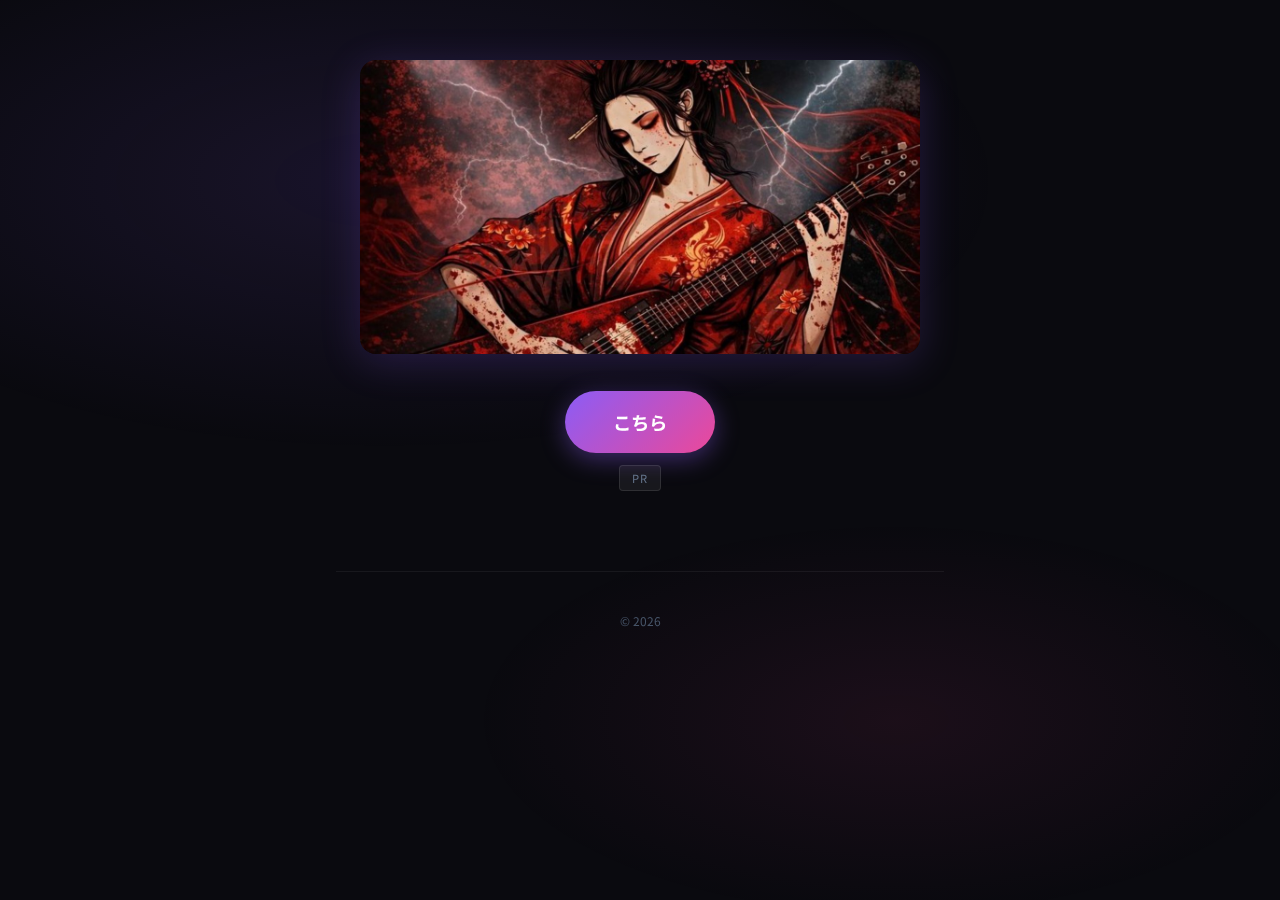
<file: index.html>
<!DOCTYPE html>
<html lang="ja">
<head>
  <meta charset="UTF-8">
  <meta name="viewport" content="width=device-width, initial-scale=1.0">
  <title>unforgiven7777.github.io</title>

  <!-- Twitter Card -->
  <meta name="twitter:card" content="summary_large_image">
  <meta name="twitter:title" content="unforgiven7777.github.io">
  <meta name="twitter:image" content="https://unforgiven7777.github.io/images/ogp_1772681251268.jpg">

  <!-- Open Graph Protocol (OGP) -->
  <meta property="og:type" content="website">
  <meta property="og:title" content="unforgiven7777.github.io">
  <meta property="og:url" content="https://unforgiven7777.github.io/">
  <meta property="og:image" content="https://unforgiven7777.github.io/images/ogp_1772681251268.jpg">

  <link rel="preconnect" href="https://fonts.googleapis.com">
  <link rel="preconnect" href="https://fonts.gstatic.com" crossorigin>
  <link href="https://fonts.googleapis.com/css2?family=Noto+Sans+JP:wght@400;600;700;900&display=swap" rel="stylesheet">
  <style>
    *, *::before, *::after { margin: 0; padding: 0; box-sizing: border-box; }
    html { scroll-behavior: smooth; }
    body {
      font-family: 'Noto Sans JP', sans-serif;
      background: #0a0a0f;
      color: #e8e8ef;
      min-height: 100vh;
      overflow-x: hidden;
    }
    body::before {
      content: '';
      position: fixed;
      top: 0; left: 0; width: 100%; height: 100%;
      background:
        radial-gradient(ellipse 80% 50% at 30% 20%, rgba(139, 92, 246, 0.12) 0%, transparent 60%),
        radial-gradient(ellipse 60% 40% at 70% 80%, rgba(236, 72, 153, 0.08) 0%, transparent 55%);
      pointer-events: none; z-index: 0;
    }
    .lp-container {
      position: relative; z-index: 1;
      max-width: 640px; margin: 0 auto;
      padding: 0 16px;
    }
    .lp-hero {
      text-align: center;
      padding: 60px 0 40px;
    }
    .lp-hero-img {
      width: 100%; max-width: 560px;
      border-radius: 16px;
      box-shadow: 0 8px 40px rgba(139, 92, 246, 0.2);
      margin-bottom: 32px;
    }
    .lp-cta {
      display: inline-flex;
      align-items: center;
      justify-content: center;
      gap: 8px;
      padding: 18px 48px;
      background: linear-gradient(135deg, #8b5cf6 0%, #ec4899 100%);
      color: white;
      text-decoration: none;
      border-radius: 60px;
      font-size: 1.15rem;
      font-weight: 700;
      box-shadow: 0 6px 24px rgba(139, 92, 246, 0.4);
      transition: all 0.3s ease;
      animation: cta-pulse 2s ease-in-out infinite;
    }
    .lp-cta:hover {
      transform: translateY(-3px);
      box-shadow: 0 10px 36px rgba(139, 92, 246, 0.5);
    }
    @keyframes cta-pulse {
      0%, 100% { box-shadow: 0 6px 24px rgba(139, 92, 246, 0.4); }
      50% { box-shadow: 0 6px 36px rgba(236, 72, 153, 0.5); }
    }
    .lp-pr {
      display: inline-block;
      margin-top: 12px;
      padding: 4px 12px;
      background: rgba(255,255,255,0.06);
      border: 1px solid rgba(255,255,255,0.1);
      border-radius: 4px;
      font-size: 0.7rem;
      color: #64748b;
      letter-spacing: 0.05em;
    }
    .lp-footer {
      text-align: center;
      padding: 40px 0;
      color: #475569;
      font-size: 0.75rem;
      border-top: 1px solid rgba(255,255,255,0.06);
      margin-top: 40px;
    }
    @media (max-width: 480px) {
      .lp-cta { padding: 16px 36px; font-size: 1rem; }
    }
  </style>
</head>
<body>
  <div class="lp-container">
    <section class="lp-hero">
      <img class="lp-hero-img" src="https://unforgiven7777.github.io/images/ogp_1772681251268.jpg" alt="">
      <a class="lp-cta" href="#" target="_blank" rel="noopener noreferrer">
        こちら
      </a>
      <div><span class="lp-pr">PR</span></div>
    </section>
    <footer class="lp-footer">
      <p>&copy; 2026</p>
    </footer>
  </div>
</body>
</html>
</file>
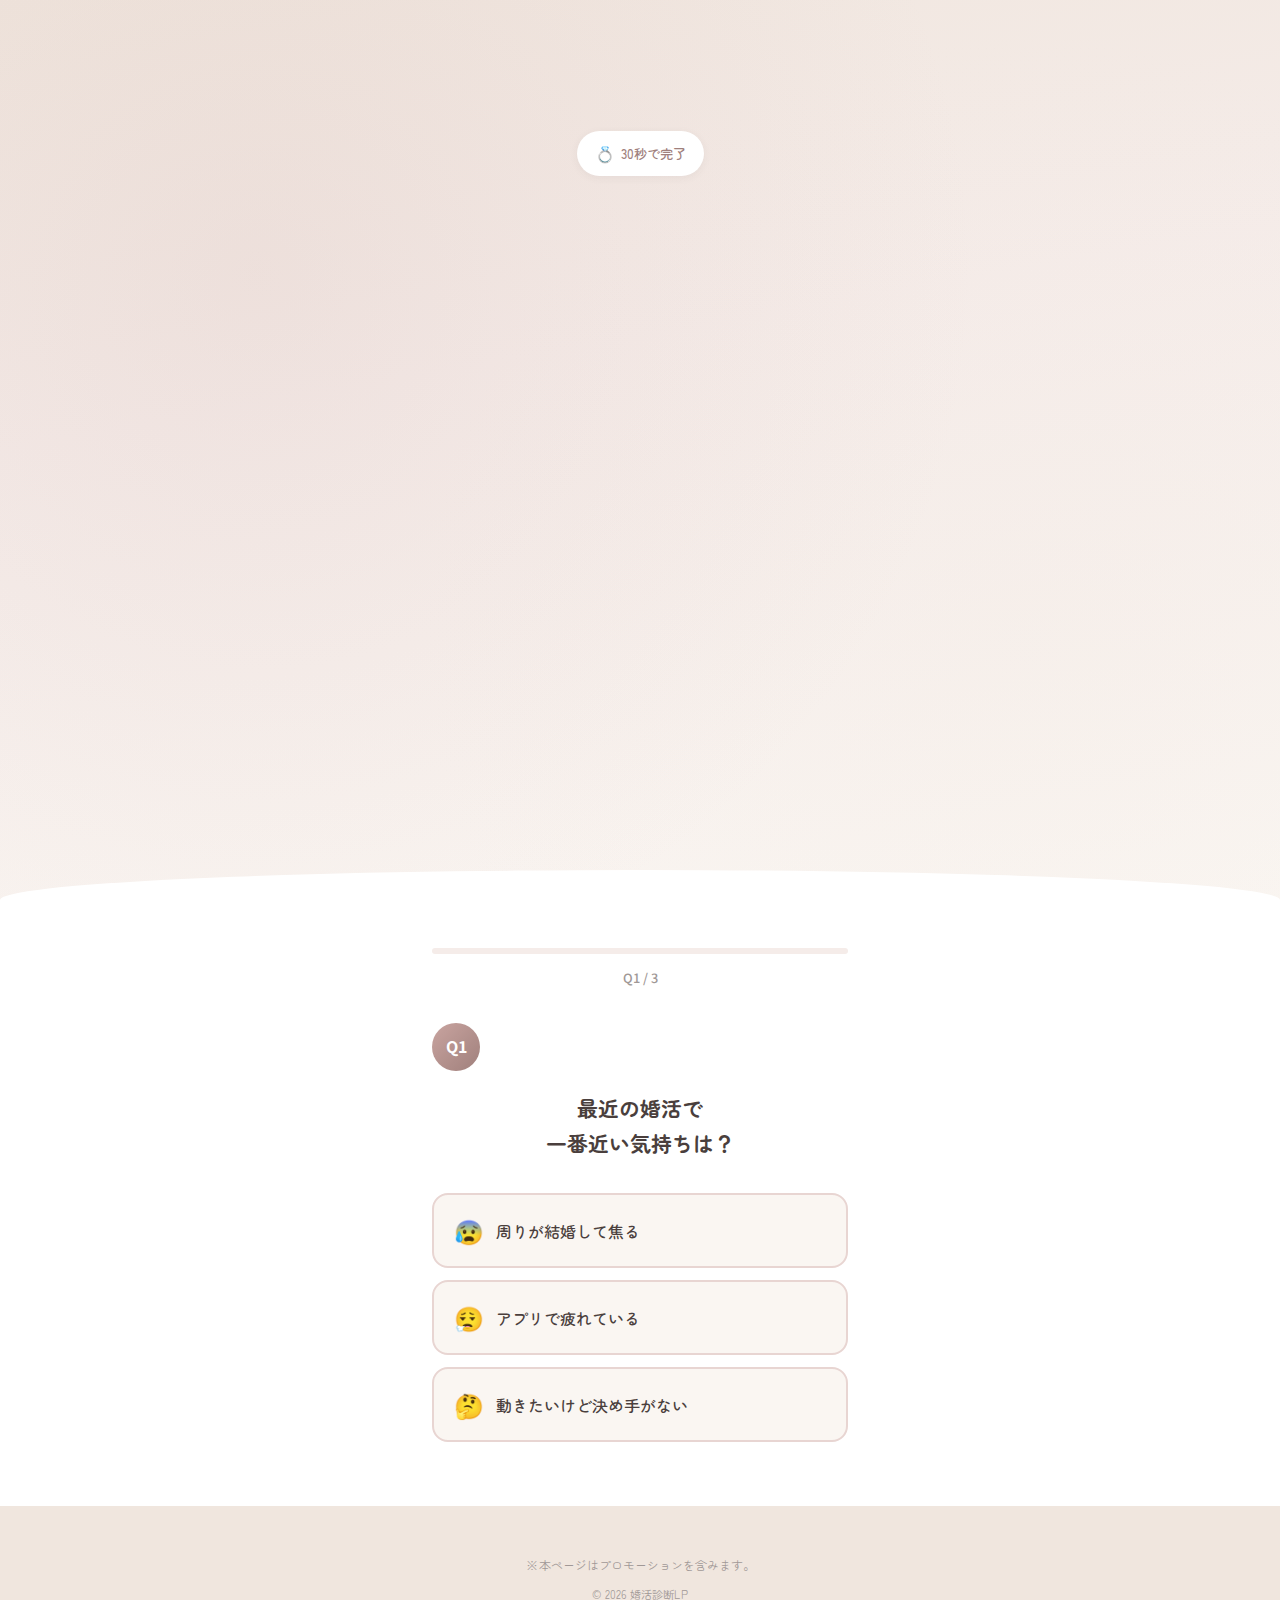
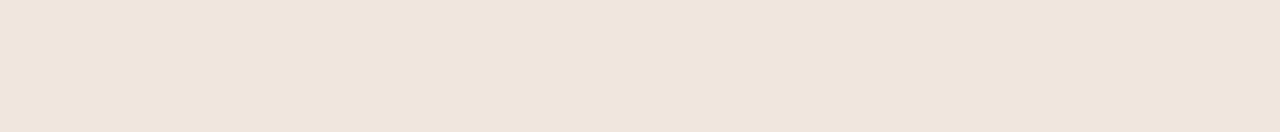
<file: lp1/index.html>
<!DOCTYPE html>
<html lang="ja">

<head>
  <meta charset="UTF-8">
  <meta name="viewport" content="width=device-width, initial-scale=1.0, maximum-scale=1.0, user-scalable=no">
  <meta name="description" content="30代の婚活、あなたはどの停滞タイプ？3つの質問であなたの婚活スタイルを診断。婚活サブスクのベルロード縁結びサポートで、一人で抱え込まないで。">
  <meta name="robots" content="noindex, nofollow">
  <title>30代婚活診断 | あなたの"停滞タイプ"がわかる</title>

  <!-- Google Fonts -->
  <link rel="preconnect" href="https://fonts.googleapis.com">
  <link rel="preconnect" href="https://fonts.gstatic.com" crossorigin>
  <link
    href="https://fonts.googleapis.com/css2?family=Noto+Sans+JP:wght@300;400;500;700&family=Zen+Maru+Gothic:wght@300;400;500;700&display=swap"
    rel="stylesheet">

  <link rel="stylesheet" href="style.css">
</head>

<body>

  <!-- ① ファーストビュー -->
  <section id="hero" class="hero-section">
    <div class="hero-overlay"></div>
    <div class="hero-content">
      <div class="hero-badge">
        <span class="badge-icon">💍</span>
        <span>30秒で完了</span>
      </div>
      <h1 class="hero-title">
        <span class="title-line">30代婚活、</span>
        <span class="title-line">あなたはどの</span>
        <span class="title-line highlight">"停滞タイプ"？</span>
      </h1>
      <p class="hero-subtitle">
        <span class="subtitle-icon">✨</span> 3つの質問でわかる婚活診断
      </p>
      <div class="hero-image-wrapper">
        <img src="images/hero.png" alt="婚活を考える30代女性" class="hero-image" loading="eager">
      </div>
    </div>
    <div class="scroll-indicator" id="scrollIndicator">
      <span class="scroll-text">診断をはじめる</span>
      <div class="scroll-arrow">
        <svg width="24" height="24" viewBox="0 0 24 24" fill="none">
          <path d="M12 4L12 20M12 20L6 14M12 20L18 14" stroke="currentColor" stroke-width="2" stroke-linecap="round"
            stroke-linejoin="round" />
        </svg>
      </div>
    </div>
  </section>

  <!-- ② 診断セクション -->
  <section id="quiz" class="quiz-section">
    <div class="section-container">
      <div class="quiz-progress" id="quizProgress">
        <div class="progress-bar">
          <div class="progress-fill" id="progressFill"></div>
        </div>
        <span class="progress-text" id="progressText">Q1 / 3</span>
      </div>

      <!-- Q1 -->
      <div class="quiz-card active" id="q1">
        <div class="quiz-number">Q1</div>
        <h2 class="quiz-question">最近の婚活で<br>一番近い気持ちは？</h2>
        <div class="quiz-options">
          <button class="quiz-option" data-question="1" data-answer="A" id="q1-a">
            <span class="option-emoji">😰</span>
            <span class="option-text">周りが結婚して焦る</span>
          </button>
          <button class="quiz-option" data-question="1" data-answer="B" id="q1-b">
            <span class="option-emoji">😮‍💨</span>
            <span class="option-text">アプリで疲れている</span>
          </button>
          <button class="quiz-option" data-question="1" data-answer="C" id="q1-c">
            <span class="option-emoji">🤔</span>
            <span class="option-text">動きたいけど決め手がない</span>
          </button>
        </div>
      </div>

      <!-- Q2 -->
      <div class="quiz-card" id="q2">
        <div class="quiz-number">Q2</div>
        <h2 class="quiz-question">出会いの場について<br>思うのは？</h2>
        <div class="quiz-options">
          <button class="quiz-option" data-question="2" data-answer="A" id="q2-a">
            <span class="option-emoji">🎭</span>
            <span class="option-text">本気度がバラバラ</span>
          </button>
          <button class="quiz-option" data-question="2" data-answer="B" id="q2-b">
            <span class="option-emoji">🌡️</span>
            <span class="option-text">会っても温度差がある</span>
          </button>
          <button class="quiz-option" data-question="2" data-answer="C" id="q2-c">
            <span class="option-emoji">🔍</span>
            <span class="option-text">そもそも出会いが少ない</span>
          </button>
        </div>
      </div>

      <!-- Q3 -->
      <div class="quiz-card" id="q3">
        <div class="quiz-number">Q3</div>
        <h2 class="quiz-question">本音に<br>一番近いのは？</h2>
        <div class="quiz-options">
          <button class="quiz-option" data-question="3" data-answer="A" id="q3-a">
            <span class="option-emoji">💒</span>
            <span class="option-text">早く結婚したい</span>
          </button>
          <button class="quiz-option" data-question="3" data-answer="B" id="q3-b">
            <span class="option-emoji">💎</span>
            <span class="option-text">でも妥協はしたくない</span>
          </button>
          <button class="quiz-option" data-question="3" data-answer="C" id="q3-c">
            <span class="option-emoji">🗣️</span>
            <span class="option-text">誰かに整理してほしい</span>
          </button>
        </div>
      </div>
    </div>
  </section>

  <!-- ③ 診断結果表示 -->
  <section id="result" class="result-section" style="display:none;">
    <div class="section-container">
      <div class="result-header">
        <div class="result-confetti" id="confetti"></div>
        <p class="result-label">あなたの婚活タイプは…</p>
        <div class="result-type-wrapper">
          <h2 class="result-type" id="resultType"></h2>
        </div>
      </div>

      <div class="result-card" id="resultCard">
        <div class="result-icon" id="resultIcon"></div>
        <p class="result-description" id="resultDescription"></p>
      </div>

      <!-- CTA 1回目 -->
      <div class="cta-block" id="cta1">
        <p class="cta-message">あなたに合った婚活の進め方、<br>プロに相談してみませんか？</p>
        <a href="https://px.a8.net/svt/ejp?a8mat=3BSMW0+1XJZIY+4MPE+5YJRM" class="cta-button" id="ctaButton1"
          target="_blank" rel="noopener noreferrer sponsored">
          <span class="cta-pr-badge">PR</span>
          <span class="cta-button-icon">💌</span>
          <span class="cta-button-text">ベルロード縁結びサポートの<br>無料相談を確認する</span>
          <span class="cta-button-arrow">→</span>
        </a>
        <p class="cta-note">※ 無料・オンライン完結・月額9,800円〜</p>
      </div>
    </div>
  </section>

  <!-- ④ 解決提案 -->
  <section id="solution" class="solution-section" style="display:none;">
    <div class="section-container">
      <div class="solution-message">
        <div class="message-deco">❝</div>
        <h2 class="solution-title">一人で抱えなくていい</h2>
        <div class="message-deco bottom">❞</div>
      </div>

      <div class="solution-card">
        <img src="images/consultation.png" alt="ベルロード縁結びサポート 無料相談イメージ" class="solution-image" loading="lazy">
        <div class="solution-body">
          <p class="solution-intro">
            <strong>ベルロード縁結びサポート</strong>は、<br>
            <span class="text-accent">月額9,800円〜</span>の婚活サブスク。<br>
            IBJ加盟で<span class="text-accent">約8万人以上</span>の真剣な会員と出会える。
          </p>
          <ul class="solution-features">
            <li>
              <span class="feature-icon">📱</span>
              <span>来店不要・オンライン完結</span>
            </li>
            <li>
              <span class="feature-icon">�</span>
              <span>月額定額制・お見合い料0円</span>
            </li>
            <li>
              <span class="feature-icon">🤝</span>
              <span>認定仲人のチャットサポート付き</span>
            </li>
            <li>
              <span class="feature-icon">✅</span>
              <span>全員が身元証明書を提出済み</span>
            </li>
            <li>
              <span class="feature-icon">⏰</span>
              <span>平均約7ヶ月で成婚</span>
            </li>
          </ul>
        </div>
      </div>

      <!-- CTA 2回目 -->
      <div class="cta-block cta-final" id="cta2">
        <p class="cta-message-final">まずは気軽に、<br>話を聞いてみるだけでも◎</p>
        <a href="https://px.a8.net/svt/ejp?a8mat=3BSMW0+1XJZIY+4MPE+5YJRM" class="cta-button cta-button-large"
          id="ctaButton2" target="_blank" rel="noopener noreferrer sponsored">
          <span class="cta-pr-badge">PR</span>
          <span class="cta-button-icon">✨</span>
          <span class="cta-button-text">公式サイトで<br>無料相談を確認する</span>
          <span class="cta-button-arrow">→</span>
        </a>
        <p class="cta-note">※ 完全無料・たった30秒で完了</p>
        <div class="cta-trust">
          <span class="trust-item">🔒 個人情報保護</span>
          <span class="trust-item">📱 スマホ完結</span>
        </div>
      </div>
    </div>
  </section>

  <!-- ⑥ フッター -->
  <footer class="site-footer">
    <p class="footer-disclaimer">※本ページはプロモーションを含みます。</p>
    <p class="footer-copyright">© 2026 婚活診断LP</p>
  </footer>

  <!-- 固定フッターCTA -->
  <div class="fixed-cta" id="fixedCta" style="display:none;">
    <a href="https://px.a8.net/svt/ejp?a8mat=3BSMW0+1XJZIY+4MPE+5YJRM" class="fixed-cta-button" id="fixedCtaButton"
      target="_blank" rel="noopener noreferrer sponsored">
      <span class="fixed-cta-pr">PR</span>
      <span class="fixed-cta-icon">💌</span>
      <span class="fixed-cta-text">無料相談を確認する</span>
    </a>
  </div>

  <script src="script.js"></script>
</body>

</html>
</file>
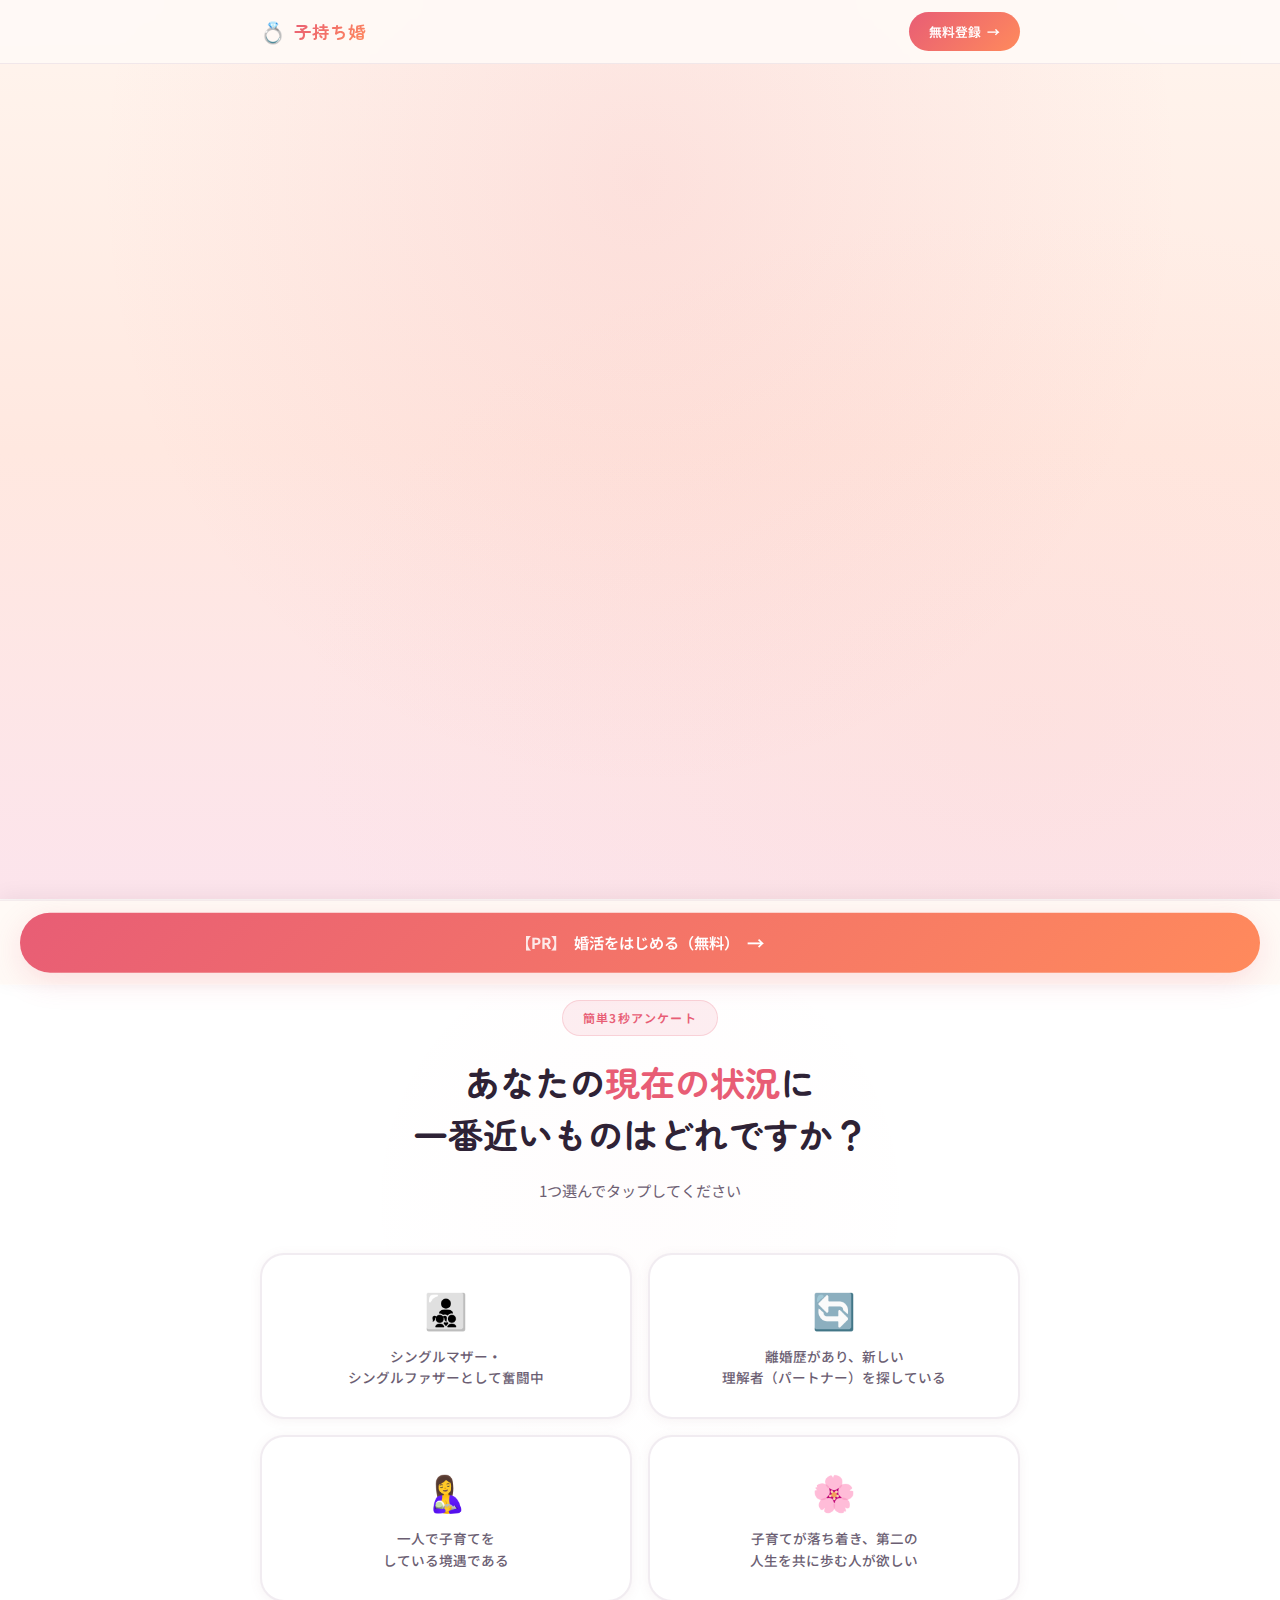
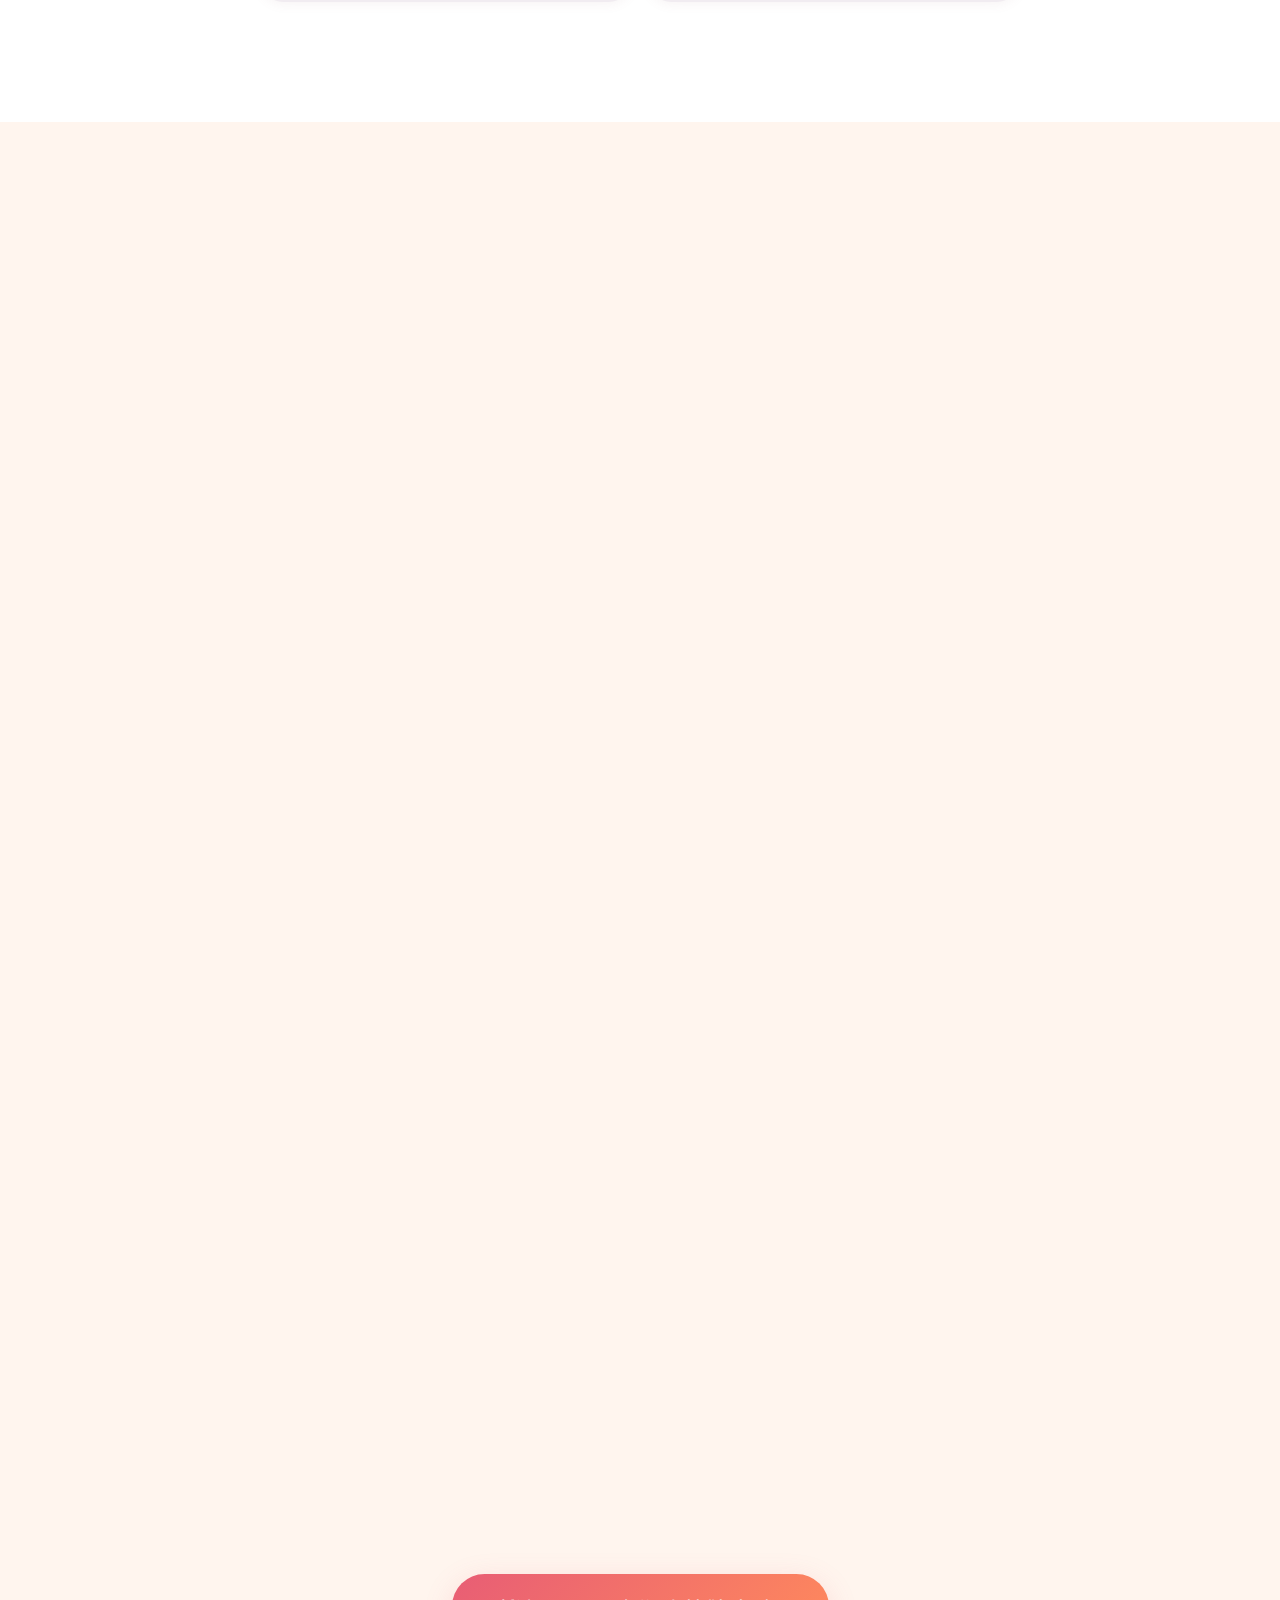
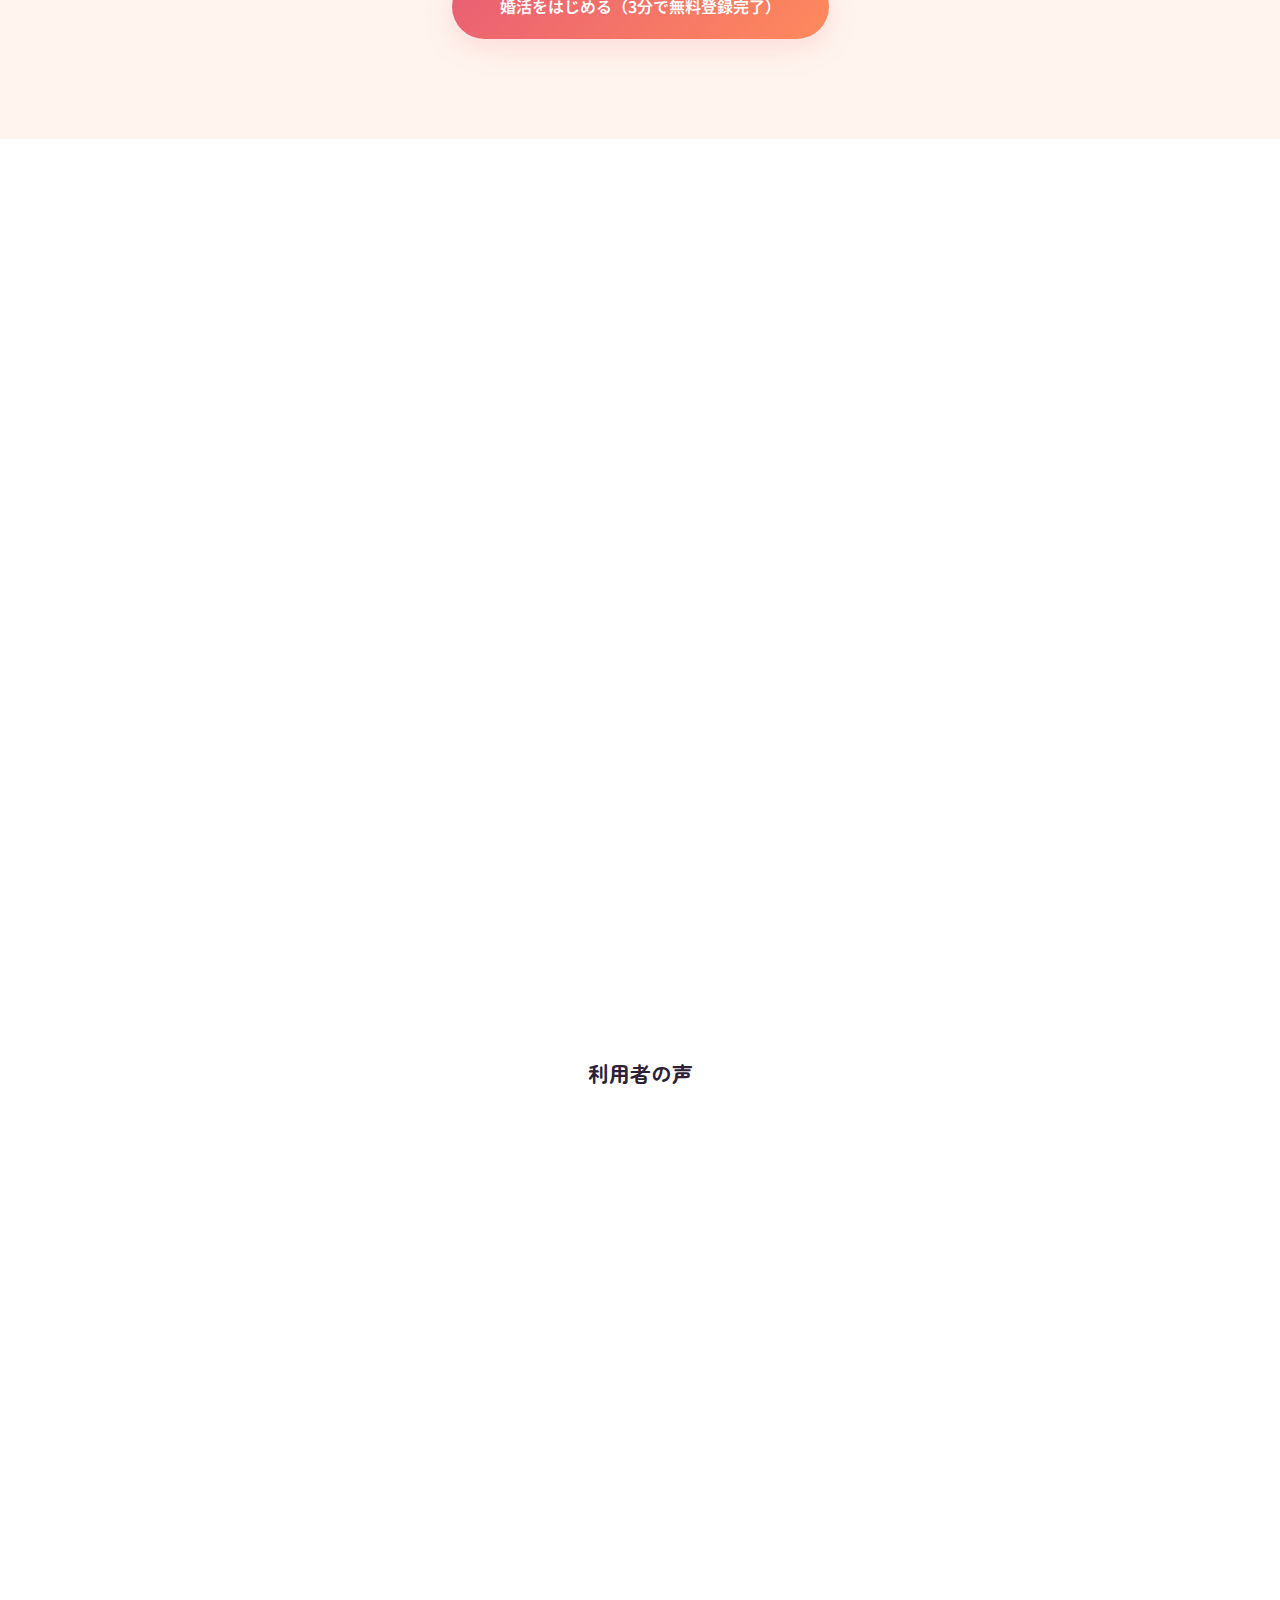
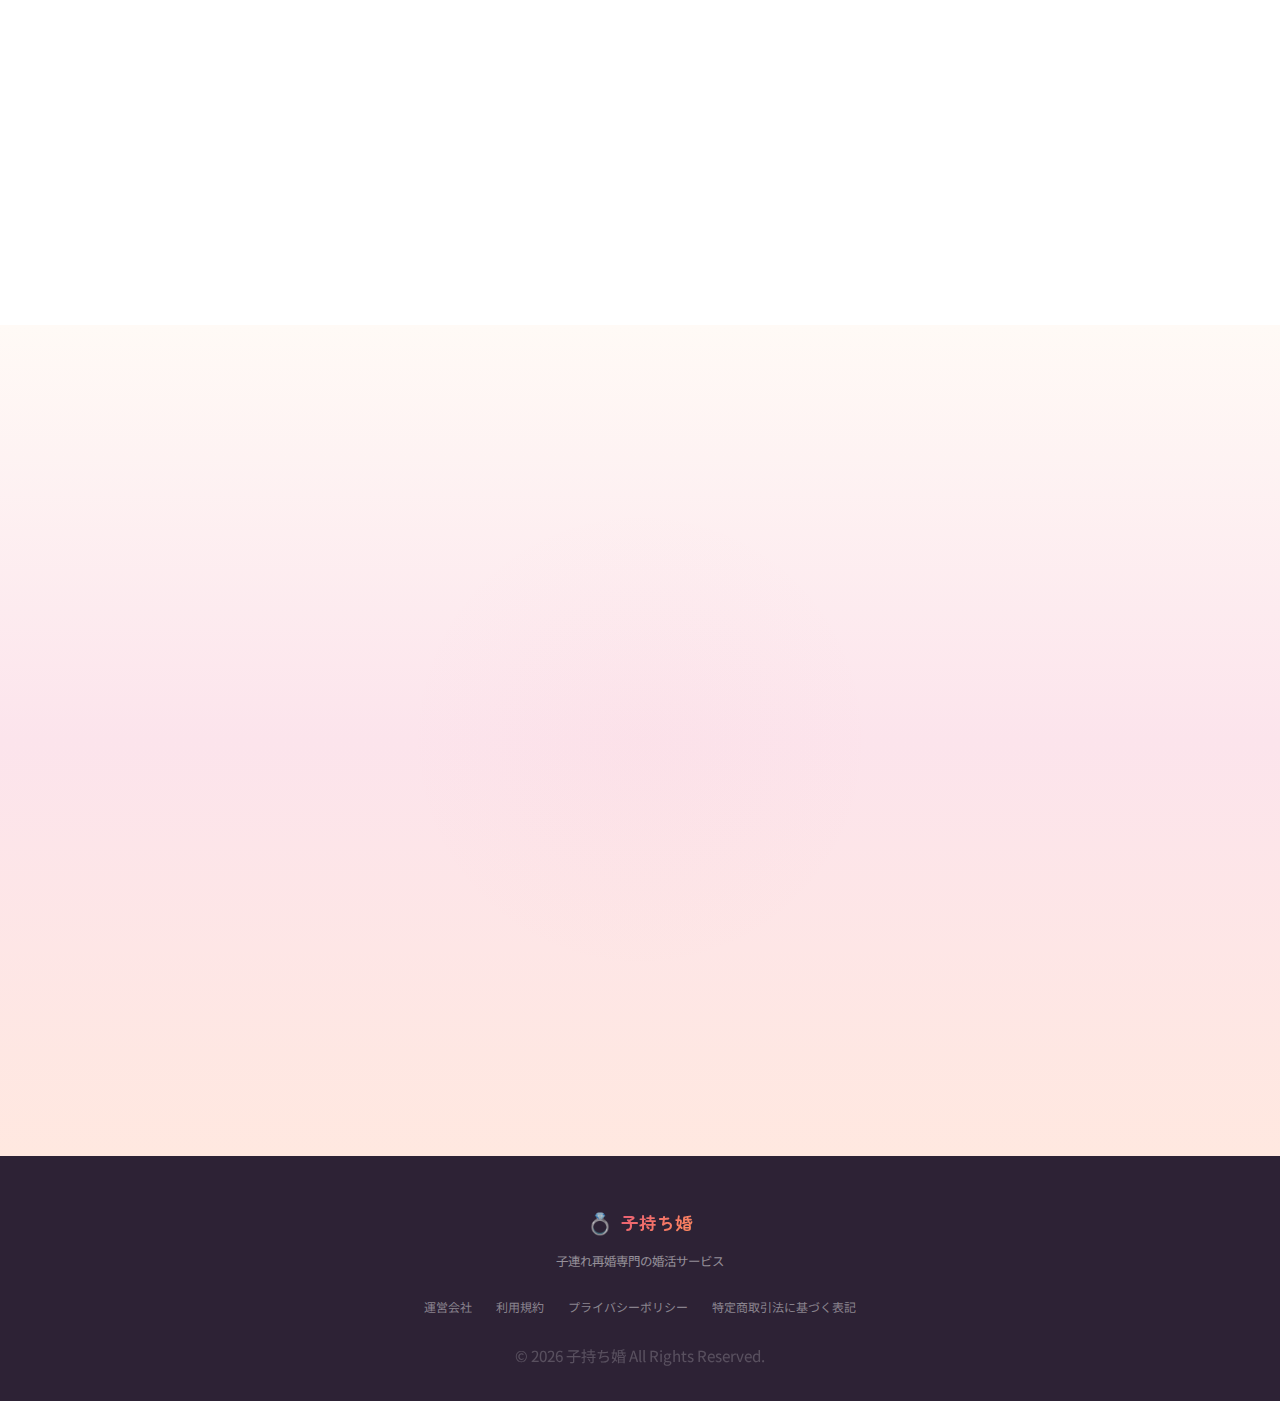
<file: lp2-komochi/index.html>
<!DOCTYPE html>
<html lang="ja">

<head>
    <meta charset="UTF-8">
    <meta name="viewport" content="width=device-width, initial-scale=1.0">
    <title>子持ち婚｜子連れ再婚専門の婚活サービス｜初期費用完全無料</title>
    <meta name="description" content="子持ちだからこそ、理解し合えるパートナーと出会える。初期費用完全無料・専属仲人制・成婚率62.1%の子連れ再婚専門婚活サービス「子持ち婚」">
    <link rel="preconnect" href="https://fonts.googleapis.com">
    <link rel="preconnect" href="https://fonts.gstatic.com" crossorigin>
    <link
        href="https://fonts.googleapis.com/css2?family=Noto+Sans+JP:wght@300;400;500;600;700;800&family=Zen+Maru+Gothic:wght@400;500;700&display=swap"
        rel="stylesheet">
    <link rel="stylesheet" href="style.css">
</head>

<body>

    <!-- ========== ヘッダー ========== -->
    <header class="header" id="header">
        <div class="header-inner">
            <div class="logo" id="logo">
                <span class="logo-icon">💍</span>
                <span class="logo-text">子持ち婚</span>
            </div>
            <a href="https://px.a8.net/svt/ejp?a8mat=4AXLW8+AS2W62+3LOM+1HL85U" target="_blank"
                rel="noopener noreferrer" class="header-cta-btn" id="header-cta-btn">
                <span>無料登録</span>
                <span class="btn-arrow">→</span>
            </a>
        </div>
    </header>

    <!-- ========== セクション1: ファーストビュー ========== -->
    <section class="fv" id="first-view">
        <div class="fv-overlay"></div>
        <div class="fv-particles" id="fv-particles"></div>
        <div class="fv-content">
            <p class="fv-sub-copy" id="fv-sub-copy">子連れ再婚専門の婚活サービス</p>
            <h1 class="fv-main-copy" id="fv-main-copy">
                <span class="fv-line">「子持ちだから…」と、</span>
                <span class="fv-line fv-line-accent">もう遠慮しなくていい。</span>
            </h1>
            <p class="fv-lead" id="fv-lead">
                同じ境遇を理解してくれるお相手だけが集まる場所で、<br class="sp-only">
                あなたらしい幸せを見つけませんか？
            </p>

            <div class="fv-features" id="fv-features">
                <div class="fv-feature-card" id="fv-feature-1">
                    <div class="feature-icon">¥0</div>
                    <div class="feature-label">初期費用<br><strong>完全無料</strong></div>
                </div>
                <div class="fv-feature-card" id="fv-feature-2">
                    <div class="feature-icon">👤</div>
                    <div class="feature-label">あなた専属の<br><strong>仲人制</strong></div>
                </div>
                <div class="fv-feature-card" id="fv-feature-3">
                    <div class="feature-icon">62.1<small>%</small></div>
                    <div class="feature-label">業界トップクラス<br><strong>成婚率</strong></div>
                </div>
            </div>

            <a href="#quiz-section" class="fv-cta-btn" id="fv-cta-btn">
                <span class="cta-text">まずは3秒アンケートに回答する</span>
                <span class="cta-sub">＼ あなたにぴったりの出会いを診断 ／</span>
            </a>
        </div>
        <div class="fv-scroll-indicator" id="fv-scroll">
            <span>SCROLL</span>
            <div class="scroll-line"></div>
        </div>
    </section>

    <!-- ========== セクション2: 選択方式（3秒アンケート） ========== -->
    <section class="quiz-section" id="quiz-section">
        <div class="container">
            <div class="section-badge" id="quiz-badge">簡単3秒アンケート</div>
            <h2 class="section-title" id="quiz-title">
                あなたの<span class="highlight">現在の状況</span>に<br>一番近いものはどれですか？
            </h2>
            <p class="section-lead" id="quiz-lead">1つ選んでタップしてください</p>

            <!-- 選択肢 -->
            <div class="quiz-options" id="quiz-options">
                <button class="quiz-option" id="quiz-option-a" data-option="A" onclick="selectOption(this)">
                    <span class="option-icon">👨‍👧‍👦</span>
                    <span class="option-label">シングルマザー・<br>シングルファザーとして奮闘中</span>
                    <span class="option-check">✓</span>
                </button>
                <button class="quiz-option" id="quiz-option-b" data-option="B" onclick="selectOption(this)">
                    <span class="option-icon">🔄</span>
                    <span class="option-label">離婚歴があり、新しい<br>理解者（パートナー）を探している</span>
                    <span class="option-check">✓</span>
                </button>
                <button class="quiz-option" id="quiz-option-c" data-option="C" onclick="selectOption(this)">
                    <span class="option-icon">🤱</span>
                    <span class="option-label">一人で子育てを<br>している境遇である</span>
                    <span class="option-check">✓</span>
                </button>
                <button class="quiz-option" id="quiz-option-d" data-option="D" onclick="selectOption(this)">
                    <span class="option-icon">🌸</span>
                    <span class="option-label">子育てが落ち着き、第二の<br>人生を共に歩む人が欲しい</span>
                    <span class="option-check">✓</span>
                </button>
            </div>

            <!-- 選択後の結果表示 -->
            <div class="quiz-result" id="quiz-result">
                <div class="result-animation" id="result-animation">
                    <div class="result-circle">
                        <span class="result-emoji">🎉</span>
                    </div>
                </div>
                <div class="result-content" id="result-content">
                    <h3 class="result-title" id="result-title">
                        あなたにぴったりの<br><span class="highlight">出会いがあります。</span>
                    </h3>
                    <p class="result-message" id="result-message-1">
                        <span id="result-user-status">あなたと同じ状況</span>のお相手が<br>
                        <strong>「子持ち婚」にはたくさん登録しています。</strong>
                    </p>
                    <div class="result-points">
                        <div class="result-point" id="result-point-1">
                            <span class="point-icon">✅</span>
                            <span class="point-text">子どもがいることは<strong>当たり前</strong>。マイナス要素になりません</span>
                        </div>
                        <div class="result-point" id="result-point-2">
                            <span class="point-icon">✅</span>
                            <span class="point-text">同じ境遇・価値観を<strong>理解してくれるお相手だけ</strong>が登録</span>
                        </div>
                        <div class="result-point" id="result-point-3">
                            <span class="point-icon">✅</span>
                            <span class="point-text">離婚歴やお子さまの有無を<strong>気にせず堂々と活動</strong>できます</span>
                        </div>
                    </div>
                    <p class="result-reassure" id="result-reassure">
                        一般的な婚活サービスで感じる気まずさや遠慮は、<br>
                        「子持ち婚」には<strong>一切ありません。</strong>
                    </p>
                    <a href="https://px.a8.net/svt/ejp?a8mat=4AXLW8+AS2W62+3LOM+1HL85U" target="_blank"
                        rel="noopener noreferrer" class="result-cta-btn" id="result-cta-btn">
                        <span>婚活をはじめる（3分で無料登録完了）</span>
                    </a>
                </div>
            </div>
        </div>
    </section>

    <!-- ========== セクション3: 選ばれる理由 ========== -->
    <section class="reasons-section" id="reasons-section">
        <div class="container">
            <div class="section-badge" id="reasons-badge">不安を解消</div>
            <h2 class="section-title" id="reasons-title">
                <span class="highlight">子持ち婚</span>が<br>選ばれる3つの理由
            </h2>
            <p class="section-lead" id="reasons-lead">
                忙しいあなたでも、安心してはじめられる仕組みがあります。
            </p>

            <div class="reasons-cards" id="reasons-cards">
                <!-- 理由1 -->
                <div class="reason-card" id="reason-card-1">
                    <div class="reason-number">01</div>
                    <div class="reason-icon-wrap">
                        <div class="reason-icon">💰</div>
                    </div>
                    <h3 class="reason-title">お見合いまで<br><span class="accent">「完全無料」</span></h3>
                    <p class="reason-desc">
                        登録からお見合いのセッティングまで、<strong>費用は一切かかりません。</strong>
                        気になるお相手が見つかるまでは0円。リスクなしで婚活をスタートできます。
                    </p>
                    <div class="reason-tag">💡 「とりあえず登録だけ」でもOK</div>
                </div>

                <!-- 理由2 -->
                <div class="reason-card" id="reason-card-2">
                    <div class="reason-number">02</div>
                    <div class="reason-icon-wrap">
                        <div class="reason-icon">📱</div>
                    </div>
                    <h3 class="reason-title">スマホ3分で登録、<br>あとは<span class="accent">「待つだけ」</span></h3>
                    <p class="reason-desc">
                        プロフィール登録はたったの3分。あとは<strong>専属仲人があなたにぴったりのお相手を提案</strong>してくれるので、
                        自分で検索する手間はありません。仕事と子育てで忙しくても大丈夫です。
                    </p>
                    <div class="reason-tag">💡 マッチングアプリの大変さはゼロ</div>
                </div>

                <!-- 理由3 -->
                <div class="reason-card" id="reason-card-3">
                    <div class="reason-number">03</div>
                    <div class="reason-icon-wrap">
                        <div class="reason-icon">💕</div>
                    </div>
                    <h3 class="reason-title">平均3ヶ月で交際スタート、<br>退会率わずか<span class="accent">4.7%</span></h3>
                    <p class="reason-desc">
                        登録から平均わずか3ヶ月でお相手が見つかっています。
                        <strong>退会率はたった4.7%</strong>と驚異の満足度。
                        あなたも「思ったより早かった」と感じるはずです。
                    </p>
                    <div class="reason-tag">💡 多くの方が半年以内に成婚退会</div>
                </div>
            </div>

            <a href="https://px.a8.net/svt/ejp?a8mat=4AXLW8+AS2W62+3LOM+1HL85U" target="_blank"
                rel="noopener noreferrer" class="section-cta-btn" id="reasons-cta-btn">
                <span>婚活をはじめる（3分で無料登録完了）</span>
            </a>
        </div>
    </section>

    <!-- ========== セクション4: 信頼性の提示 ========== -->
    <section class="trust-section" id="trust-section">
        <div class="container">
            <div class="section-badge" id="trust-badge">信頼と実績</div>
            <h2 class="section-title" id="trust-title">
                <span class="highlight">安心の運営体制</span>と<br>メディア実績
            </h2>

            <div class="trust-cards" id="trust-cards">
                <!-- 運営グループ -->
                <div class="trust-card" id="trust-card-1">
                    <div class="trust-card-header">
                        <span class="trust-icon">🏢</span>
                        <h3>日本最大級の専門婚活グループが運営</h3>
                    </div>
                    <p class="trust-desc">
                        「子持ち婚」は、日本最大級の専門婚活グループが運営する<strong>子連れ再婚に特化した婚活サービス</strong>です。
                        長年の実績とノウハウを活かし、一人ひとりに寄り添ったサポートを提供しています。
                    </p>
                    <div class="trust-stats">
                        <div class="trust-stat">
                            <span class="stat-number">10,000<small>組+</small></span>
                            <span class="stat-label">累計お見合い数</span>
                        </div>
                        <div class="trust-stat">
                            <span class="stat-number">62.1<small>%</small></span>
                            <span class="stat-label">成婚率</span>
                        </div>
                        <div class="trust-stat">
                            <span class="stat-number">98<small>%</small></span>
                            <span class="stat-label">満足度</span>
                        </div>
                    </div>
                </div>

                <!-- コラボイベント -->
                <div class="trust-card trust-card-collab" id="trust-card-2">
                    <div class="trust-card-badge">🔥 先行告知</div>
                    <div class="trust-card-header">
                        <span class="trust-icon">🎭</span>
                        <h3>ロンブー田村淳さんコラボイベント開催！</h3>
                    </div>
                    <p class="trust-desc">
                        ロンドンブーツ1号2号 田村淳さん運営の<strong>「マスクdeお見合い」</strong>とのコラボイベントの開催実績あり！
                        メディアでも話題の新しい出会いの形で、楽しみながら婚活ができると大好評です。
                    </p>
                    <div class="trust-collab-info">
                        <p>✨ 登録者限定で次回イベントの優先案内をお届けします</p>
                    </div>
                </div>
            </div>

            <!-- 利用者の声 -->
            <div class="testimonials" id="testimonials">
                <h3 class="testimonials-title">利用者の声</h3>
                <div class="testimonials-slider" id="testimonials-slider">
                    <div class="testimonial-card" id="testimonial-1">
                        <div class="testimonial-header">
                            <div class="testimonial-avatar">👩</div>
                            <div class="testimonial-info">
                                <span class="testimonial-name">Aさん（34歳・女性）</span>
                                <span class="testimonial-status">シングルマザー → 成婚退会</span>
                            </div>
                        </div>
                        <p class="testimonial-text">
                            「子どもがいることを最初から理解してくれる方ばかりで、<strong>こんなに気楽に婚活できるのかと驚きました。</strong>
                            仲人さんが間に入ってくれるので、聞きづらいことも事前に確認できて安心でした。」
                        </p>
                        <div class="testimonial-result">登録から4ヶ月で成婚退会 💐</div>
                    </div>

                    <div class="testimonial-card" id="testimonial-2">
                        <div class="testimonial-header">
                            <div class="testimonial-avatar">👨</div>
                            <div class="testimonial-info">
                                <span class="testimonial-name">Bさん（41歳・男性）</span>
                                <span class="testimonial-status">バツイチ → 交際中</span>
                            </div>
                        </div>
                        <p class="testimonial-text">
                            「離婚歴がコンプレックスでしたが、ここでは<strong>まったく気にならない環境</strong>でした。
                            お相手も同じ経験をされていたので、自然と打ち解けることができました。」
                        </p>
                        <div class="testimonial-result">登録から2ヶ月でお見合い成立 💐</div>
                    </div>

                    <div class="testimonial-card" id="testimonial-3">
                        <div class="testimonial-header">
                            <div class="testimonial-avatar">👩</div>
                            <div class="testimonial-info">
                                <span class="testimonial-name">Cさん（47歳・女性）</span>
                                <span class="testimonial-status">子育て卒業 → 成婚退会</span>
                            </div>
                        </div>
                        <p class="testimonial-text">
                            「子どもが独立して寂しさを感じていた時に見つけました。
                            <strong>同じように第二の人生を歩みたいという方</strong>と出会えて、今はとても幸せです。」
                        </p>
                        <div class="testimonial-result">登録から6ヶ月で成婚退会 💐</div>
                    </div>
                </div>
            </div>
        </div>
    </section>

    <!-- ========== セクション5: クロージングCTA ========== -->
    <section class="final-cta-section" id="final-cta">
        <div class="cta-bg-effect"></div>
        <div class="container">
            <div class="final-cta-content" id="final-cta-content">
                <p class="cta-eyecatch" id="cta-eyecatch">＼ たった3分で完了 ／</p>
                <h2 class="cta-headline" id="cta-headline">
                    まずは無料で<br>プロフィール登録から。
                </h2>
                <p class="cta-message" id="cta-message">
                    あなたの「もう一度幸せになりたい」という気持ちに、<br>
                    私たちは全力で応えます。<br>
                    <strong>お見合いまで費用は一切かかりません。</strong>
                </p>

                <div class="cta-reassure-list" id="cta-reassure-list">
                    <div class="cta-reassure-item">
                        <span>✅</span> 初期費用・登録料 <strong>完全無料</strong>
                    </div>
                    <div class="cta-reassure-item">
                        <span>✅</span> スマホから <strong>3分</strong> で登録完了
                    </div>
                    <div class="cta-reassure-item">
                        <span>✅</span> 専属仲人が <strong>お相手を提案</strong>
                    </div>
                </div>

                <a href="https://px.a8.net/svt/ejp?a8mat=4AXLW8+AS2W62+3LOM+1HL85U" target="_blank"
                    rel="noopener noreferrer" class="final-cta-btn" id="final-cta-btn">
                    <span class="final-cta-main">婚活をはじめる</span>
                    <span class="final-cta-sub">3分で無料登録完了</span>
                </a>

                <p class="cta-note" id="cta-note">
                    ※ 登録は無料です。お見合い成立まで費用はかかりません。<br>
                    いつでも退会可能です。
                </p>
            </div>
        </div>
    </section>

    <!-- ========== フッター ========== -->
    <footer class="footer" id="footer">
        <div class="container">
            <div class="footer-logo">
                <span class="logo-icon">💍</span>
                <span class="logo-text">子持ち婚</span>
            </div>
            <p class="footer-desc">子連れ再婚専門の婚活サービス</p>
            <div class="footer-links">
                <a href="#">運営会社</a>
                <a href="#">利用規約</a>
                <a href="#">プライバシーポリシー</a>
                <a href="#">特定商取引法に基づく表記</a>
            </div>
            <p class="footer-copyright">© 2026 子持ち婚 All Rights Reserved.</p>
        </div>
    </footer>

    <!-- フローティングCTA（スマホ用） -->
    <div class="floating-cta" id="floating-cta">
        <a href="https://px.a8.net/svt/ejp?a8mat=4AXLW8+AS2W62+3LOM+1HL85U" target="_blank" rel="noopener noreferrer"
            class="floating-cta-btn" id="floating-cta-btn">
            <span class="floating-cta-pr">【PR】</span><span class="floating-cta-text">婚活をはじめる（無料）</span>
            <span class="floating-cta-arrow">→</span>
        </a>
    </div>

    <script src="script.js"></script>
</body>

</html>
</file>
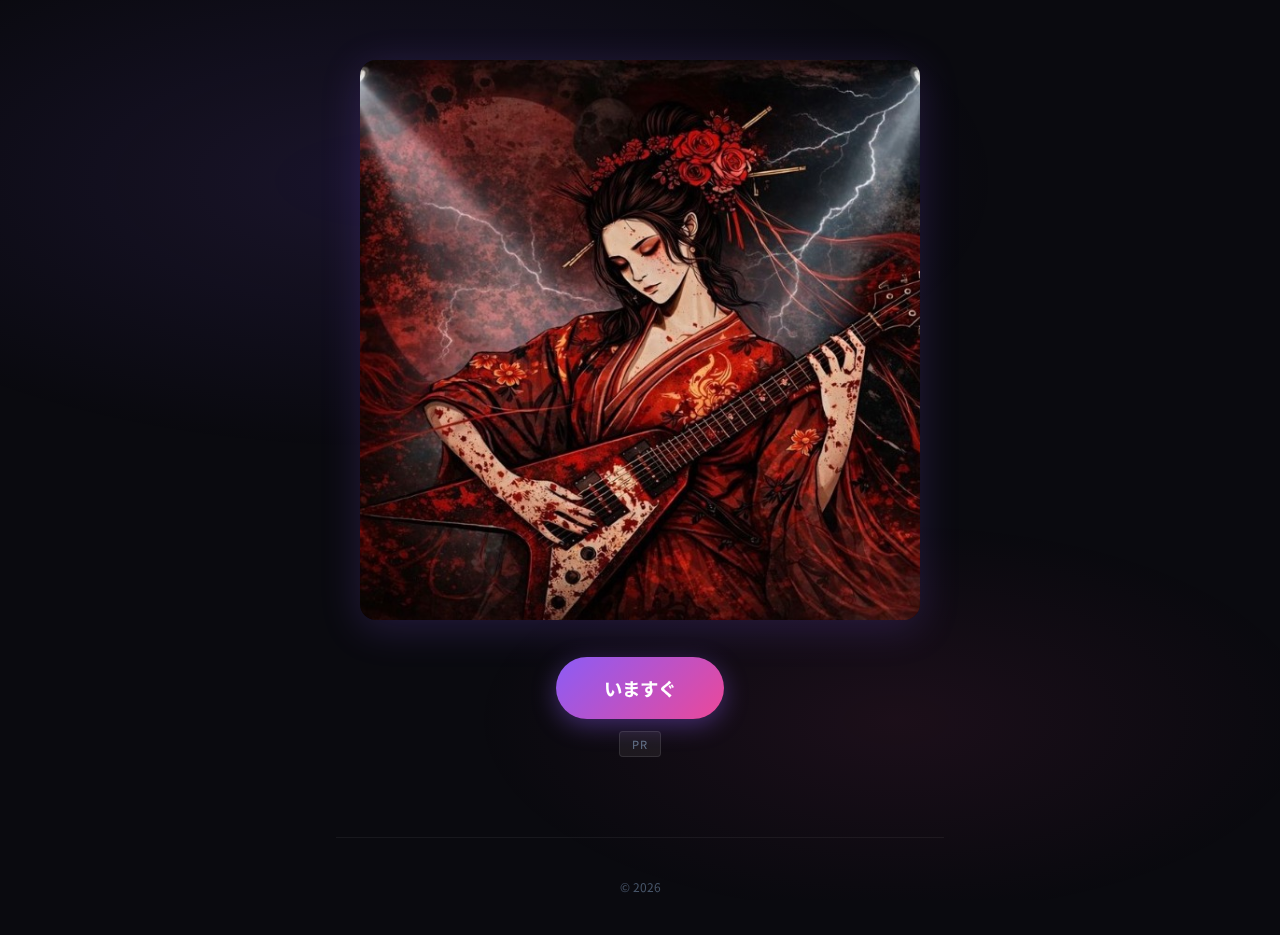
<file: lp_1772678311009/index.html>
<!DOCTYPE html>
<html lang="ja">
<head>
  <meta charset="UTF-8">
  <meta name="viewport" content="width=device-width, initial-scale=1.0">
  <title>unforgiven7777.github.io</title>

  <!-- Twitter Card -->
  <meta name="twitter:card" content="summary">
  <meta name="twitter:title" content="unforgiven7777.github.io">
  <meta name="twitter:image" content="https://unforgiven7777.github.io/images/ogp_1772678296004.jpg">

  <!-- Open Graph Protocol (OGP) -->
  <meta property="og:type" content="website">
  <meta property="og:title" content="unforgiven7777.github.io">
  <meta property="og:url" content="https://unforgiven7777.github.io/lp_1772678311009/">
  <meta property="og:image" content="https://unforgiven7777.github.io/images/ogp_1772678296004.jpg">

  <link rel="preconnect" href="https://fonts.googleapis.com">
  <link rel="preconnect" href="https://fonts.gstatic.com" crossorigin>
  <link href="https://fonts.googleapis.com/css2?family=Noto+Sans+JP:wght@400;600;700;900&display=swap" rel="stylesheet">
  <style>
    *, *::before, *::after { margin: 0; padding: 0; box-sizing: border-box; }
    html { scroll-behavior: smooth; }
    body {
      font-family: 'Noto Sans JP', sans-serif;
      background: #0a0a0f;
      color: #e8e8ef;
      min-height: 100vh;
      overflow-x: hidden;
    }
    body::before {
      content: '';
      position: fixed;
      top: 0; left: 0; width: 100%; height: 100%;
      background:
        radial-gradient(ellipse 80% 50% at 30% 20%, rgba(139, 92, 246, 0.12) 0%, transparent 60%),
        radial-gradient(ellipse 60% 40% at 70% 80%, rgba(236, 72, 153, 0.08) 0%, transparent 55%);
      pointer-events: none; z-index: 0;
    }
    .lp-container {
      position: relative; z-index: 1;
      max-width: 640px; margin: 0 auto;
      padding: 0 16px;
    }
    .lp-hero {
      text-align: center;
      padding: 60px 0 40px;
    }
    .lp-hero-img {
      width: 100%; max-width: 560px;
      border-radius: 16px;
      box-shadow: 0 8px 40px rgba(139, 92, 246, 0.2);
      margin-bottom: 32px;
    }
    .lp-cta {
      display: inline-flex;
      align-items: center;
      justify-content: center;
      gap: 8px;
      padding: 18px 48px;
      background: linear-gradient(135deg, #8b5cf6 0%, #ec4899 100%);
      color: white;
      text-decoration: none;
      border-radius: 60px;
      font-size: 1.15rem;
      font-weight: 700;
      box-shadow: 0 6px 24px rgba(139, 92, 246, 0.4);
      transition: all 0.3s ease;
      animation: cta-pulse 2s ease-in-out infinite;
    }
    .lp-cta:hover {
      transform: translateY(-3px);
      box-shadow: 0 10px 36px rgba(139, 92, 246, 0.5);
    }
    @keyframes cta-pulse {
      0%, 100% { box-shadow: 0 6px 24px rgba(139, 92, 246, 0.4); }
      50% { box-shadow: 0 6px 36px rgba(236, 72, 153, 0.5); }
    }
    .lp-pr {
      display: inline-block;
      margin-top: 12px;
      padding: 4px 12px;
      background: rgba(255,255,255,0.06);
      border: 1px solid rgba(255,255,255,0.1);
      border-radius: 4px;
      font-size: 0.7rem;
      color: #64748b;
      letter-spacing: 0.05em;
    }
    .lp-footer {
      text-align: center;
      padding: 40px 0;
      color: #475569;
      font-size: 0.75rem;
      border-top: 1px solid rgba(255,255,255,0.06);
      margin-top: 40px;
    }
    @media (max-width: 480px) {
      .lp-cta { padding: 16px 36px; font-size: 1rem; }
    }
  </style>
</head>
<body>
  <div class="lp-container">
    <section class="lp-hero">
      <img class="lp-hero-img" src="https://unforgiven7777.github.io/images/ogp_1772678296004.jpg" alt="">
      <a class="lp-cta" href="https://unforgiven7777.github.io/lp_1772678311009/" target="_blank" rel="noopener noreferrer">
        いますぐ
      </a>
      <div><span class="lp-pr">PR</span></div>
    </section>
    <footer class="lp-footer">
      <p>&copy; 2026</p>
    </footer>
  </div>
</body>
</html>
</file>
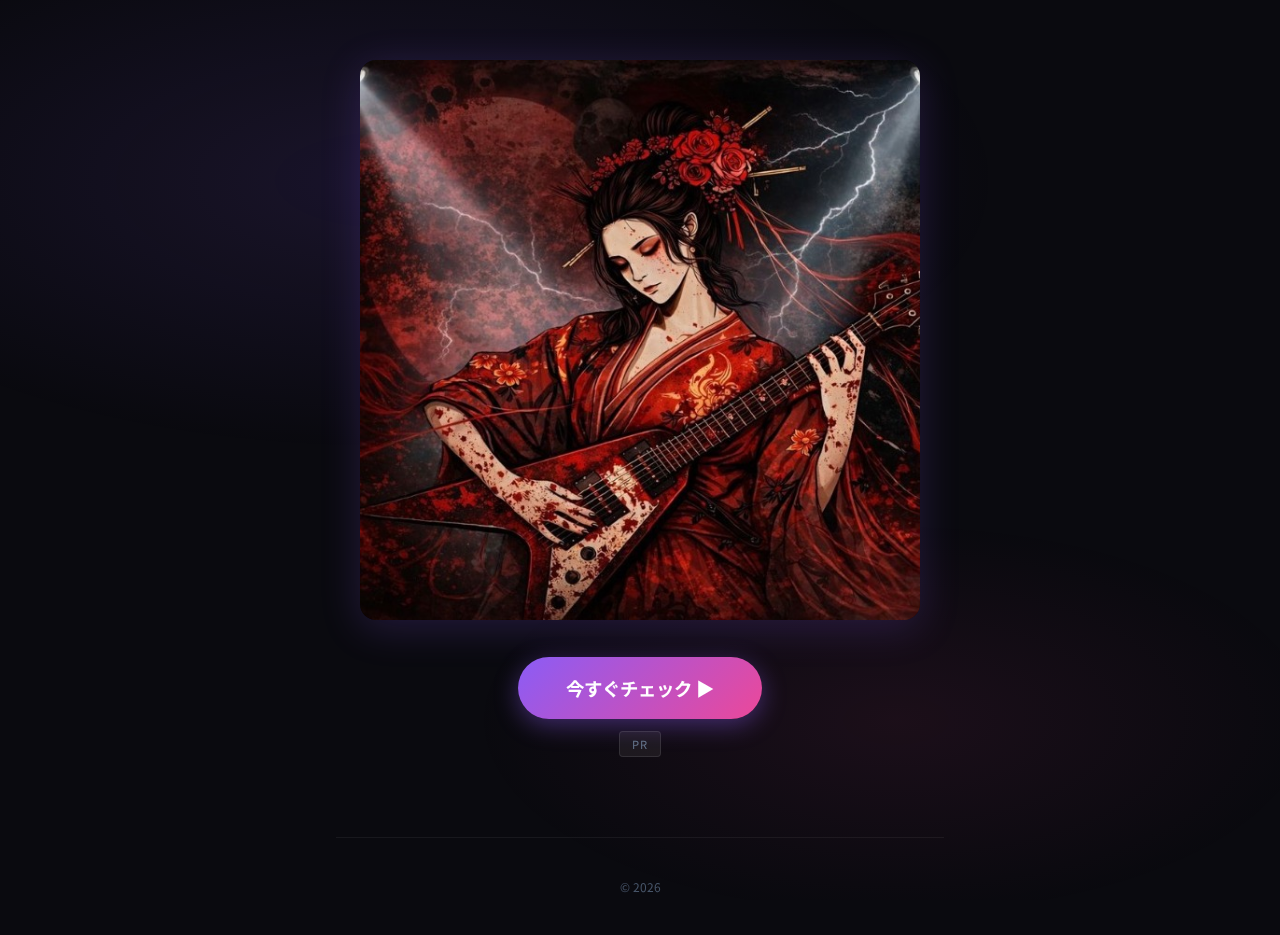
<file: lp_1772680741514/index.html>
<!DOCTYPE html>
<html lang="ja">
<head>
  <meta charset="UTF-8">
  <meta name="viewport" content="width=device-width, initial-scale=1.0">
  <title>unforgiven7777.github.io</title>

  <!-- Twitter Card -->
  <meta name="twitter:card" content="summary">
  <meta name="twitter:title" content="unforgiven7777.github.io">
  <meta name="twitter:image" content="https://unforgiven7777.github.io/images/ogp_1772680708420.jpg">

  <!-- Open Graph Protocol (OGP) -->
  <meta property="og:type" content="website">
  <meta property="og:title" content="unforgiven7777.github.io">
  <meta property="og:url" content="https://unforgiven7777.github.io/lp_1772680741514/">
  <meta property="og:image" content="https://unforgiven7777.github.io/images/ogp_1772680708420.jpg">

  <link rel="preconnect" href="https://fonts.googleapis.com">
  <link rel="preconnect" href="https://fonts.gstatic.com" crossorigin>
  <link href="https://fonts.googleapis.com/css2?family=Noto+Sans+JP:wght@400;600;700;900&display=swap" rel="stylesheet">
  <style>
    *, *::before, *::after { margin: 0; padding: 0; box-sizing: border-box; }
    html { scroll-behavior: smooth; }
    body {
      font-family: 'Noto Sans JP', sans-serif;
      background: #0a0a0f;
      color: #e8e8ef;
      min-height: 100vh;
      overflow-x: hidden;
    }
    body::before {
      content: '';
      position: fixed;
      top: 0; left: 0; width: 100%; height: 100%;
      background:
        radial-gradient(ellipse 80% 50% at 30% 20%, rgba(139, 92, 246, 0.12) 0%, transparent 60%),
        radial-gradient(ellipse 60% 40% at 70% 80%, rgba(236, 72, 153, 0.08) 0%, transparent 55%);
      pointer-events: none; z-index: 0;
    }
    .lp-container {
      position: relative; z-index: 1;
      max-width: 640px; margin: 0 auto;
      padding: 0 16px;
    }
    .lp-hero {
      text-align: center;
      padding: 60px 0 40px;
    }
    .lp-hero-img {
      width: 100%; max-width: 560px;
      border-radius: 16px;
      box-shadow: 0 8px 40px rgba(139, 92, 246, 0.2);
      margin-bottom: 32px;
    }
    .lp-cta {
      display: inline-flex;
      align-items: center;
      justify-content: center;
      gap: 8px;
      padding: 18px 48px;
      background: linear-gradient(135deg, #8b5cf6 0%, #ec4899 100%);
      color: white;
      text-decoration: none;
      border-radius: 60px;
      font-size: 1.15rem;
      font-weight: 700;
      box-shadow: 0 6px 24px rgba(139, 92, 246, 0.4);
      transition: all 0.3s ease;
      animation: cta-pulse 2s ease-in-out infinite;
    }
    .lp-cta:hover {
      transform: translateY(-3px);
      box-shadow: 0 10px 36px rgba(139, 92, 246, 0.5);
    }
    @keyframes cta-pulse {
      0%, 100% { box-shadow: 0 6px 24px rgba(139, 92, 246, 0.4); }
      50% { box-shadow: 0 6px 36px rgba(236, 72, 153, 0.5); }
    }
    .lp-pr {
      display: inline-block;
      margin-top: 12px;
      padding: 4px 12px;
      background: rgba(255,255,255,0.06);
      border: 1px solid rgba(255,255,255,0.1);
      border-radius: 4px;
      font-size: 0.7rem;
      color: #64748b;
      letter-spacing: 0.05em;
    }
    .lp-footer {
      text-align: center;
      padding: 40px 0;
      color: #475569;
      font-size: 0.75rem;
      border-top: 1px solid rgba(255,255,255,0.06);
      margin-top: 40px;
    }
    @media (max-width: 480px) {
      .lp-cta { padding: 16px 36px; font-size: 1rem; }
    }
  </style>
</head>
<body>
  <div class="lp-container">
    <section class="lp-hero">
      <img class="lp-hero-img" src="https://unforgiven7777.github.io/images/ogp_1772680708420.jpg" alt="">
      <a class="lp-cta" href="#" target="_blank" rel="noopener noreferrer">
        今すぐチェック ▶
      </a>
      <div><span class="lp-pr">PR</span></div>
    </section>
    <footer class="lp-footer">
      <p>&copy; 2026</p>
    </footer>
  </div>
</body>
</html>
</file>
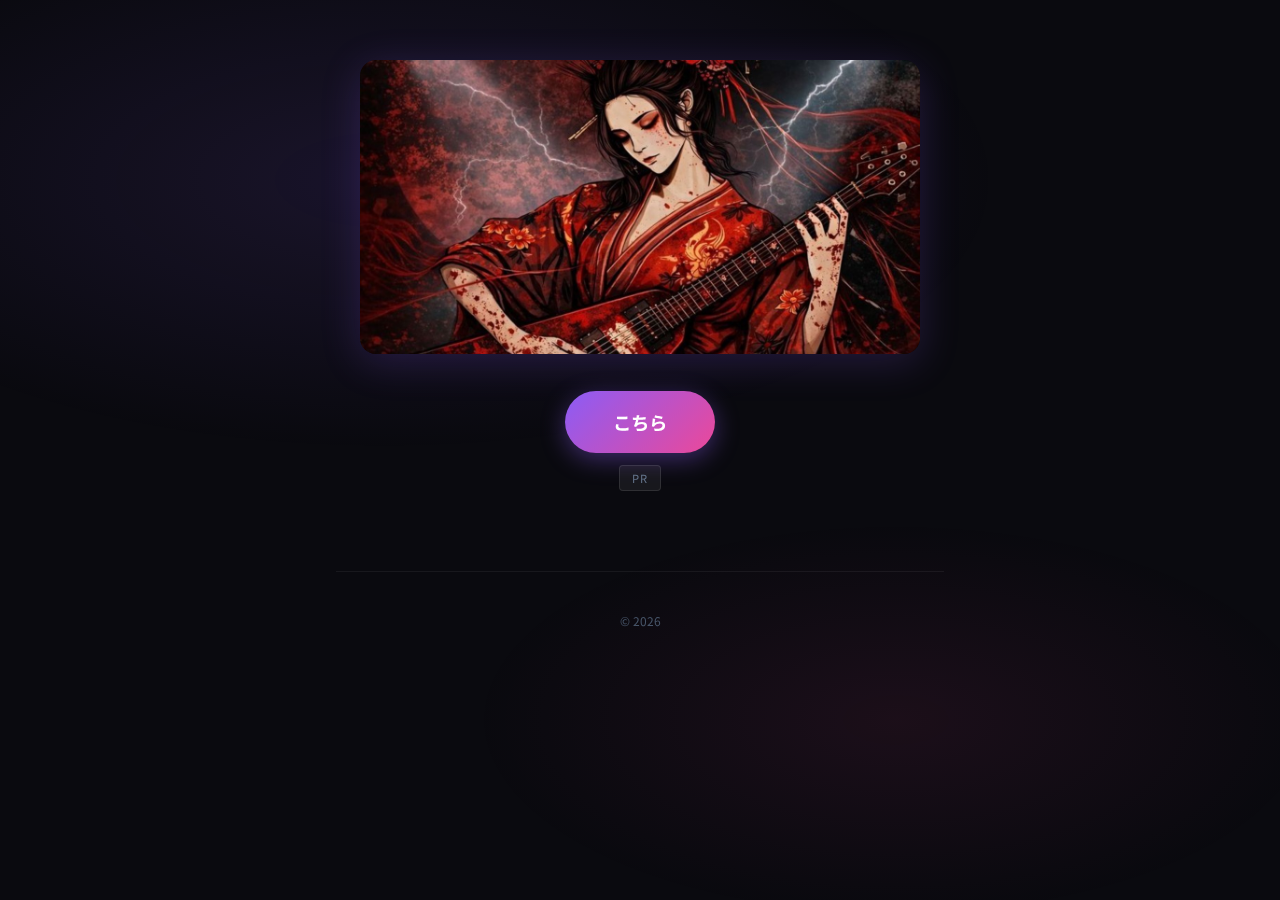
<file: lp_1772681275188/index.html>
<!DOCTYPE html>
<html lang="ja">
<head>
  <meta charset="UTF-8">
  <meta name="viewport" content="width=device-width, initial-scale=1.0">
  <title>unforgiven7777.github.io</title>

  <!-- Twitter Card -->
  <meta name="twitter:card" content="summary_large_image">
  <meta name="twitter:title" content="unforgiven7777.github.io">
  <meta name="twitter:image" content="https://unforgiven7777.github.io/images/ogp_1772681251268.jpg">

  <!-- Open Graph Protocol (OGP) -->
  <meta property="og:type" content="website">
  <meta property="og:title" content="unforgiven7777.github.io">
  <meta property="og:url" content="https://unforgiven7777.github.io/lp_1772681275188/">
  <meta property="og:image" content="https://unforgiven7777.github.io/images/ogp_1772681251268.jpg">

  <link rel="preconnect" href="https://fonts.googleapis.com">
  <link rel="preconnect" href="https://fonts.gstatic.com" crossorigin>
  <link href="https://fonts.googleapis.com/css2?family=Noto+Sans+JP:wght@400;600;700;900&display=swap" rel="stylesheet">
  <style>
    *, *::before, *::after { margin: 0; padding: 0; box-sizing: border-box; }
    html { scroll-behavior: smooth; }
    body {
      font-family: 'Noto Sans JP', sans-serif;
      background: #0a0a0f;
      color: #e8e8ef;
      min-height: 100vh;
      overflow-x: hidden;
    }
    body::before {
      content: '';
      position: fixed;
      top: 0; left: 0; width: 100%; height: 100%;
      background:
        radial-gradient(ellipse 80% 50% at 30% 20%, rgba(139, 92, 246, 0.12) 0%, transparent 60%),
        radial-gradient(ellipse 60% 40% at 70% 80%, rgba(236, 72, 153, 0.08) 0%, transparent 55%);
      pointer-events: none; z-index: 0;
    }
    .lp-container {
      position: relative; z-index: 1;
      max-width: 640px; margin: 0 auto;
      padding: 0 16px;
    }
    .lp-hero {
      text-align: center;
      padding: 60px 0 40px;
    }
    .lp-hero-img {
      width: 100%; max-width: 560px;
      border-radius: 16px;
      box-shadow: 0 8px 40px rgba(139, 92, 246, 0.2);
      margin-bottom: 32px;
    }
    .lp-cta {
      display: inline-flex;
      align-items: center;
      justify-content: center;
      gap: 8px;
      padding: 18px 48px;
      background: linear-gradient(135deg, #8b5cf6 0%, #ec4899 100%);
      color: white;
      text-decoration: none;
      border-radius: 60px;
      font-size: 1.15rem;
      font-weight: 700;
      box-shadow: 0 6px 24px rgba(139, 92, 246, 0.4);
      transition: all 0.3s ease;
      animation: cta-pulse 2s ease-in-out infinite;
    }
    .lp-cta:hover {
      transform: translateY(-3px);
      box-shadow: 0 10px 36px rgba(139, 92, 246, 0.5);
    }
    @keyframes cta-pulse {
      0%, 100% { box-shadow: 0 6px 24px rgba(139, 92, 246, 0.4); }
      50% { box-shadow: 0 6px 36px rgba(236, 72, 153, 0.5); }
    }
    .lp-pr {
      display: inline-block;
      margin-top: 12px;
      padding: 4px 12px;
      background: rgba(255,255,255,0.06);
      border: 1px solid rgba(255,255,255,0.1);
      border-radius: 4px;
      font-size: 0.7rem;
      color: #64748b;
      letter-spacing: 0.05em;
    }
    .lp-footer {
      text-align: center;
      padding: 40px 0;
      color: #475569;
      font-size: 0.75rem;
      border-top: 1px solid rgba(255,255,255,0.06);
      margin-top: 40px;
    }
    @media (max-width: 480px) {
      .lp-cta { padding: 16px 36px; font-size: 1rem; }
    }
  </style>
</head>
<body>
  <div class="lp-container">
    <section class="lp-hero">
      <img class="lp-hero-img" src="https://unforgiven7777.github.io/images/ogp_1772681251268.jpg" alt="">
      <a class="lp-cta" href="#" target="_blank" rel="noopener noreferrer">
        こちら
      </a>
      <div><span class="lp-pr">PR</span></div>
    </section>
    <footer class="lp-footer">
      <p>&copy; 2026</p>
    </footer>
  </div>
</body>
</html>
</file>
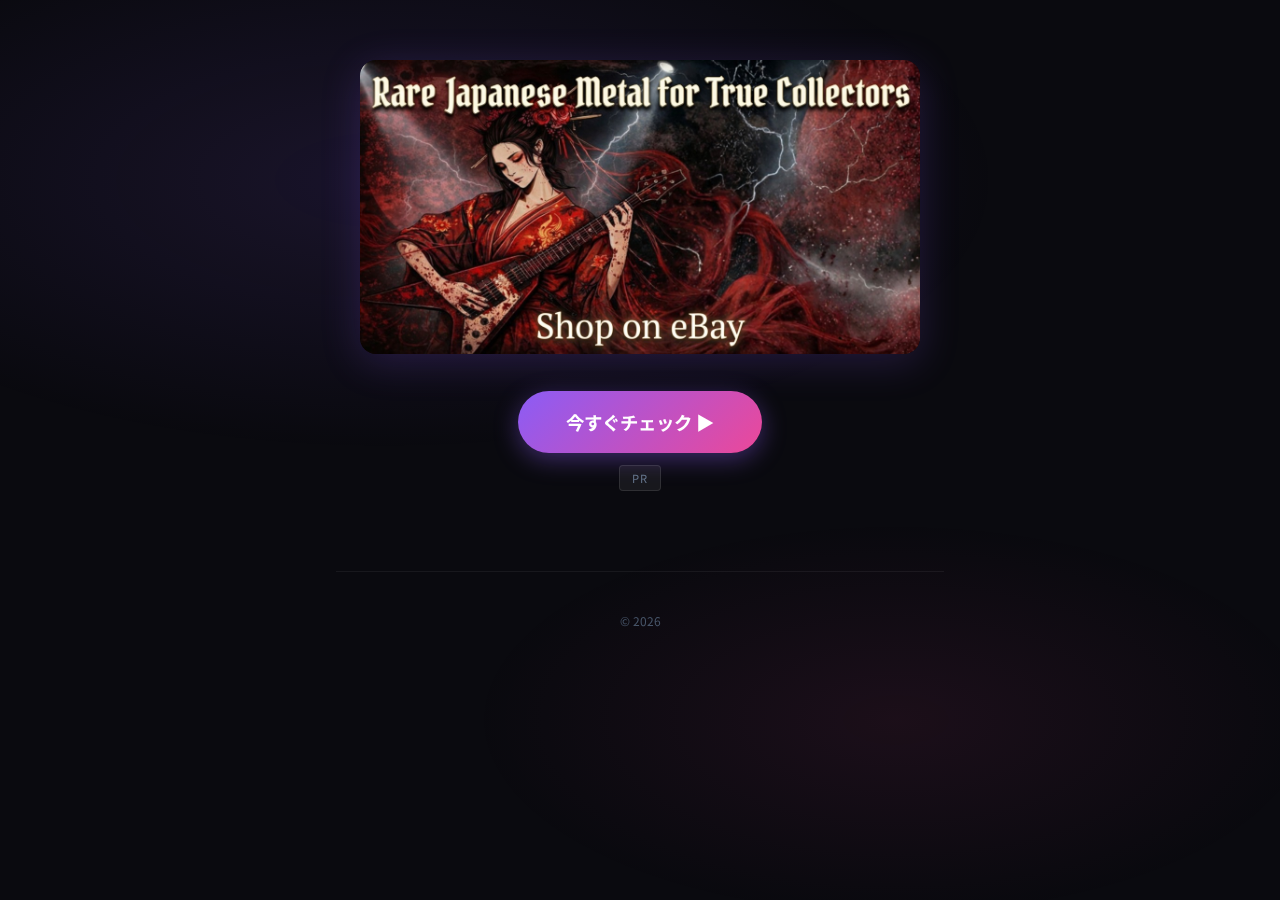
<file: lp_1772800239688/index.html>
<!DOCTYPE html>
<html lang="ja">
<head>
  <meta charset="UTF-8">
  <meta name="viewport" content="width=device-width, initial-scale=1.0">
  <title>unforgiven7777.github.io</title>

  <!-- Twitter Card -->
  <meta name="twitter:card" content="summary_large_image">
  <meta name="twitter:title" content="unforgiven7777.github.io">
  <meta name="twitter:image" content="https://unforgiven7777.github.io/images/ogp_1772800151802.jpg">

  <!-- Open Graph Protocol (OGP) -->
  <meta property="og:type" content="website">
  <meta property="og:title" content="unforgiven7777.github.io">
  <meta property="og:url" content="https://unforgiven7777.github.io/lp_1772800239688/">
  <meta property="og:image" content="https://unforgiven7777.github.io/images/ogp_1772800151802.jpg">

  <link rel="preconnect" href="https://fonts.googleapis.com">
  <link rel="preconnect" href="https://fonts.gstatic.com" crossorigin>
  <link href="https://fonts.googleapis.com/css2?family=Noto+Sans+JP:wght@400;600;700;900&display=swap" rel="stylesheet">
  <style>
    *, *::before, *::after { margin: 0; padding: 0; box-sizing: border-box; }
    html { scroll-behavior: smooth; }
    body {
      font-family: 'Noto Sans JP', sans-serif;
      background: #0a0a0f;
      color: #e8e8ef;
      min-height: 100vh;
      overflow-x: hidden;
    }
    body::before {
      content: '';
      position: fixed;
      top: 0; left: 0; width: 100%; height: 100%;
      background:
        radial-gradient(ellipse 80% 50% at 30% 20%, rgba(139, 92, 246, 0.12) 0%, transparent 60%),
        radial-gradient(ellipse 60% 40% at 70% 80%, rgba(236, 72, 153, 0.08) 0%, transparent 55%);
      pointer-events: none; z-index: 0;
    }
    .lp-container {
      position: relative; z-index: 1;
      max-width: 640px; margin: 0 auto;
      padding: 0 16px;
    }
    .lp-hero {
      text-align: center;
      padding: 60px 0 40px;
    }
    .lp-hero-img {
      width: 100%; max-width: 560px;
      border-radius: 16px;
      box-shadow: 0 8px 40px rgba(139, 92, 246, 0.2);
      margin-bottom: 32px;
    }
    .lp-cta {
      display: inline-flex;
      align-items: center;
      justify-content: center;
      gap: 8px;
      padding: 18px 48px;
      background: linear-gradient(135deg, #8b5cf6 0%, #ec4899 100%);
      color: white;
      text-decoration: none;
      border-radius: 60px;
      font-size: 1.15rem;
      font-weight: 700;
      box-shadow: 0 6px 24px rgba(139, 92, 246, 0.4);
      transition: all 0.3s ease;
      animation: cta-pulse 2s ease-in-out infinite;
    }
    .lp-cta:hover {
      transform: translateY(-3px);
      box-shadow: 0 10px 36px rgba(139, 92, 246, 0.5);
    }
    @keyframes cta-pulse {
      0%, 100% { box-shadow: 0 6px 24px rgba(139, 92, 246, 0.4); }
      50% { box-shadow: 0 6px 36px rgba(236, 72, 153, 0.5); }
    }
    .lp-pr {
      display: inline-block;
      margin-top: 12px;
      padding: 4px 12px;
      background: rgba(255,255,255,0.06);
      border: 1px solid rgba(255,255,255,0.1);
      border-radius: 4px;
      font-size: 0.7rem;
      color: #64748b;
      letter-spacing: 0.05em;
    }
    .lp-footer {
      text-align: center;
      padding: 40px 0;
      color: #475569;
      font-size: 0.75rem;
      border-top: 1px solid rgba(255,255,255,0.06);
      margin-top: 40px;
    }
    @media (max-width: 480px) {
      .lp-cta { padding: 16px 36px; font-size: 1rem; }
    }
  </style>
</head>
<body>
  <div class="lp-container">
    <section class="lp-hero">
      <img class="lp-hero-img" src="https://unforgiven7777.github.io/images/ogp_1772800151802.jpg" alt="">
      <a class="lp-cta" href="https://www.ebay.com/str/whateverstore" target="_blank" rel="noopener noreferrer">
        今すぐチェック ▶
      </a>
      <div><span class="lp-pr">PR</span></div>
    </section>
    <footer class="lp-footer">
      <p>&copy; 2026</p>
    </footer>
  </div>
</body>
</html>
</file>
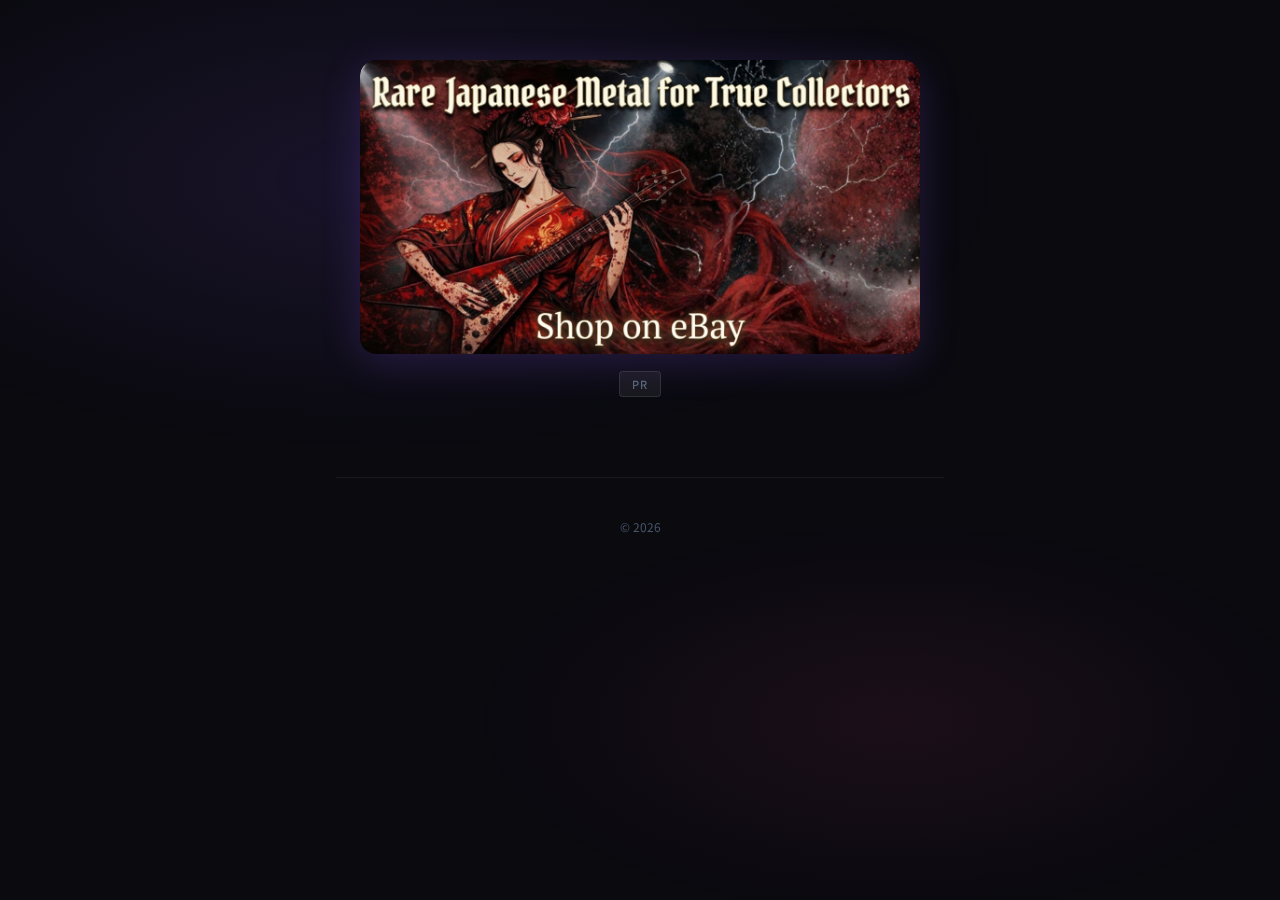
<file: lp_1772852960331/index.html>
<!DOCTYPE html>
<html lang="ja">
<head>
  <meta charset="UTF-8">
  <meta name="viewport" content="width=device-width, initial-scale=1.0">
  <title>unforgiven7777.github.io</title>

  <!-- Twitter Card -->
  <meta name="twitter:card" content="summary_large_image">
  <meta name="twitter:title" content="unforgiven7777.github.io">
  <meta name="twitter:image" content="https://unforgiven7777.github.io/images/ogp_1772852934519.jpg">

  <!-- Open Graph Protocol (OGP) -->
  <meta property="og:type" content="website">
  <meta property="og:title" content="unforgiven7777.github.io">
  <meta property="og:url" content="https://unforgiven7777.github.io/lp_1772852960331/">
  <meta property="og:image" content="https://unforgiven7777.github.io/images/ogp_1772852934519.jpg">

  <link rel="preconnect" href="https://fonts.googleapis.com">
  <link rel="preconnect" href="https://fonts.gstatic.com" crossorigin>
  <link href="https://fonts.googleapis.com/css2?family=Noto+Sans+JP:wght@400;600;700;900&display=swap" rel="stylesheet">
  <style>
    *, *::before, *::after { margin: 0; padding: 0; box-sizing: border-box; }
    html { scroll-behavior: smooth; }
    body {
      font-family: 'Noto Sans JP', sans-serif;
      background: #0a0a0f;
      color: #e8e8ef;
      min-height: 100vh;
      overflow-x: hidden;
    }
    body::before {
      content: '';
      position: fixed;
      top: 0; left: 0; width: 100%; height: 100%;
      background:
        radial-gradient(ellipse 80% 50% at 30% 20%, rgba(139, 92, 246, 0.12) 0%, transparent 60%),
        radial-gradient(ellipse 60% 40% at 70% 80%, rgba(236, 72, 153, 0.08) 0%, transparent 55%);
      pointer-events: none; z-index: 0;
    }
    .lp-container {
      position: relative; z-index: 1;
      max-width: 640px; margin: 0 auto;
      padding: 0 16px;
    }
    .lp-hero {
      text-align: center;
      padding: 60px 0 40px;
    }
    .lp-hero-link {
      display: inline-block;
      text-decoration: none;
      transition: transform 0.3s ease, box-shadow 0.3s ease;
      border-radius: 16px;
      overflow: hidden;
      box-shadow: 0 8px 40px rgba(139, 92, 246, 0.2);
    }
    .lp-hero-link:hover {
      transform: translateY(-3px) scale(1.01);
      box-shadow: 0 12px 48px rgba(139, 92, 246, 0.35);
    }
    .lp-hero-link:active {
      transform: translateY(0) scale(0.99);
    }
    .lp-hero-img {
      width: 100%; max-width: 560px;
      display: block;
      border-radius: 16px;
    }
    .lp-pr {
      display: inline-block;
      margin-top: 12px;
      padding: 4px 12px;
      background: rgba(255,255,255,0.06);
      border: 1px solid rgba(255,255,255,0.1);
      border-radius: 4px;
      font-size: 0.7rem;
      color: #64748b;
      letter-spacing: 0.05em;
    }
    .lp-footer {
      text-align: center;
      padding: 40px 0;
      color: #475569;
      font-size: 0.75rem;
      border-top: 1px solid rgba(255,255,255,0.06);
      margin-top: 40px;
    }
  </style>
</head>
<body>
  <div class="lp-container">
    <section class="lp-hero">
      <a class="lp-hero-link" href="https://www.google.com/" target="_blank" rel="noopener noreferrer">
        <img class="lp-hero-img" src="https://unforgiven7777.github.io/images/ogp_1772852934519.jpg" alt="">
      </a>
      <div><span class="lp-pr">PR</span></div>
    </section>
    <footer class="lp-footer">
      <p>&copy; 2026</p>
    </footer>
  </div>
</body>
</html>
</file>
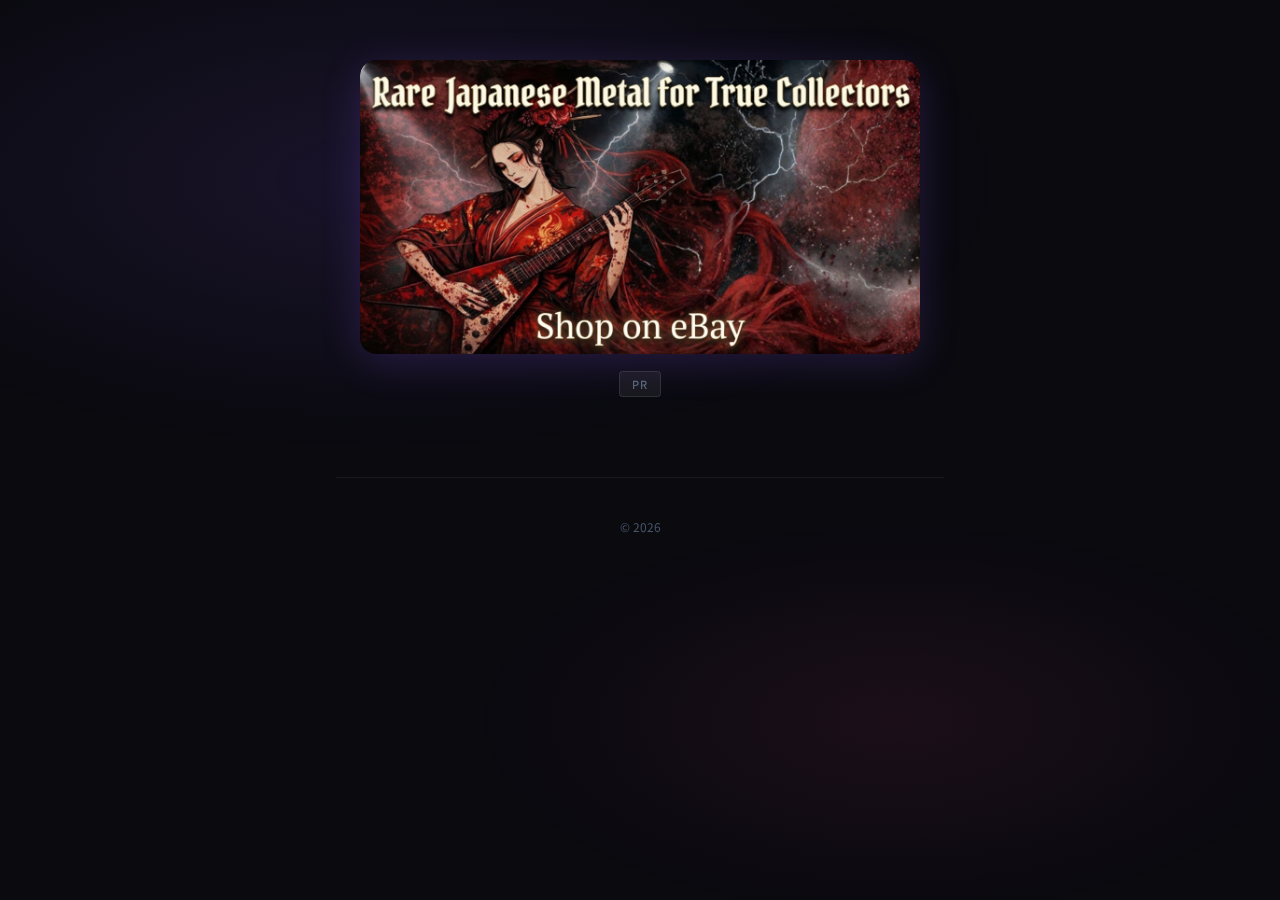
<file: lp_1772854581802/index.html>
<!DOCTYPE html>
<html lang="ja">
<head>
  <meta charset="UTF-8">
  <meta name="viewport" content="width=device-width, initial-scale=1.0">
  <title>unforgiven7777.github.io</title>

  <!-- Twitter Card -->
  <meta name="twitter:card" content="summary_large_image">
  <meta name="twitter:title" content="unforgiven7777.github.io">
  <meta name="twitter:image" content="https://unforgiven7777.github.io/images/ogp_1772854547134.jpg">

  <!-- Open Graph Protocol (OGP) -->
  <meta property="og:type" content="website">
  <meta property="og:title" content="unforgiven7777.github.io">
  <meta property="og:url" content="https://unforgiven7777.github.io/lp_1772854581802/">
  <meta property="og:image" content="https://unforgiven7777.github.io/images/ogp_1772854547134.jpg">

  <link rel="preconnect" href="https://fonts.googleapis.com">
  <link rel="preconnect" href="https://fonts.gstatic.com" crossorigin>
  <link href="https://fonts.googleapis.com/css2?family=Noto+Sans+JP:wght@400;600;700;900&display=swap" rel="stylesheet">
  <style>
    *, *::before, *::after { margin: 0; padding: 0; box-sizing: border-box; }
    html { scroll-behavior: smooth; }
    body {
      font-family: 'Noto Sans JP', sans-serif;
      background: #0a0a0f;
      color: #e8e8ef;
      min-height: 100vh;
      overflow-x: hidden;
    }
    body::before {
      content: '';
      position: fixed;
      top: 0; left: 0; width: 100%; height: 100%;
      background:
        radial-gradient(ellipse 80% 50% at 30% 20%, rgba(139, 92, 246, 0.12) 0%, transparent 60%),
        radial-gradient(ellipse 60% 40% at 70% 80%, rgba(236, 72, 153, 0.08) 0%, transparent 55%);
      pointer-events: none; z-index: 0;
    }
    .lp-container {
      position: relative; z-index: 1;
      max-width: 640px; margin: 0 auto;
      padding: 0 16px;
    }
    .lp-hero {
      text-align: center;
      padding: 60px 0 40px;
    }
    .lp-hero-link {
      display: inline-block;
      text-decoration: none;
      border-radius: 16px;
      overflow: hidden;
      box-shadow: 0 8px 40px rgba(139, 92, 246, 0.2);
      cursor: pointer;
      touch-action: manipulation;
      -webkit-tap-highlight-color: transparent;
    }
    .lp-hero-img {
      width: 100%; max-width: 560px;
      display: block;
      border-radius: 16px;
    }
    .lp-pr {
      display: inline-block;
      margin-top: 12px;
      padding: 4px 12px;
      background: rgba(255,255,255,0.06);
      border: 1px solid rgba(255,255,255,0.1);
      border-radius: 4px;
      font-size: 0.7rem;
      color: #64748b;
      letter-spacing: 0.05em;
    }
    .lp-footer {
      text-align: center;
      padding: 40px 0;
      color: #475569;
      font-size: 0.75rem;
      border-top: 1px solid rgba(255,255,255,0.06);
      margin-top: 40px;
    }
  </style>
</head>
<body>
  <div class="lp-container">
    <section class="lp-hero">
      <a class="lp-hero-link" href="https://www.google.com/" target="_blank" rel="noopener noreferrer">
        <img class="lp-hero-img" src="https://unforgiven7777.github.io/images/ogp_1772854547134.jpg" alt="">
      </a>
      <div><span class="lp-pr">PR</span></div>
    </section>
    <footer class="lp-footer">
      <p>&copy; 2026</p>
    </footer>
  </div>
</body>
</html>
</file>
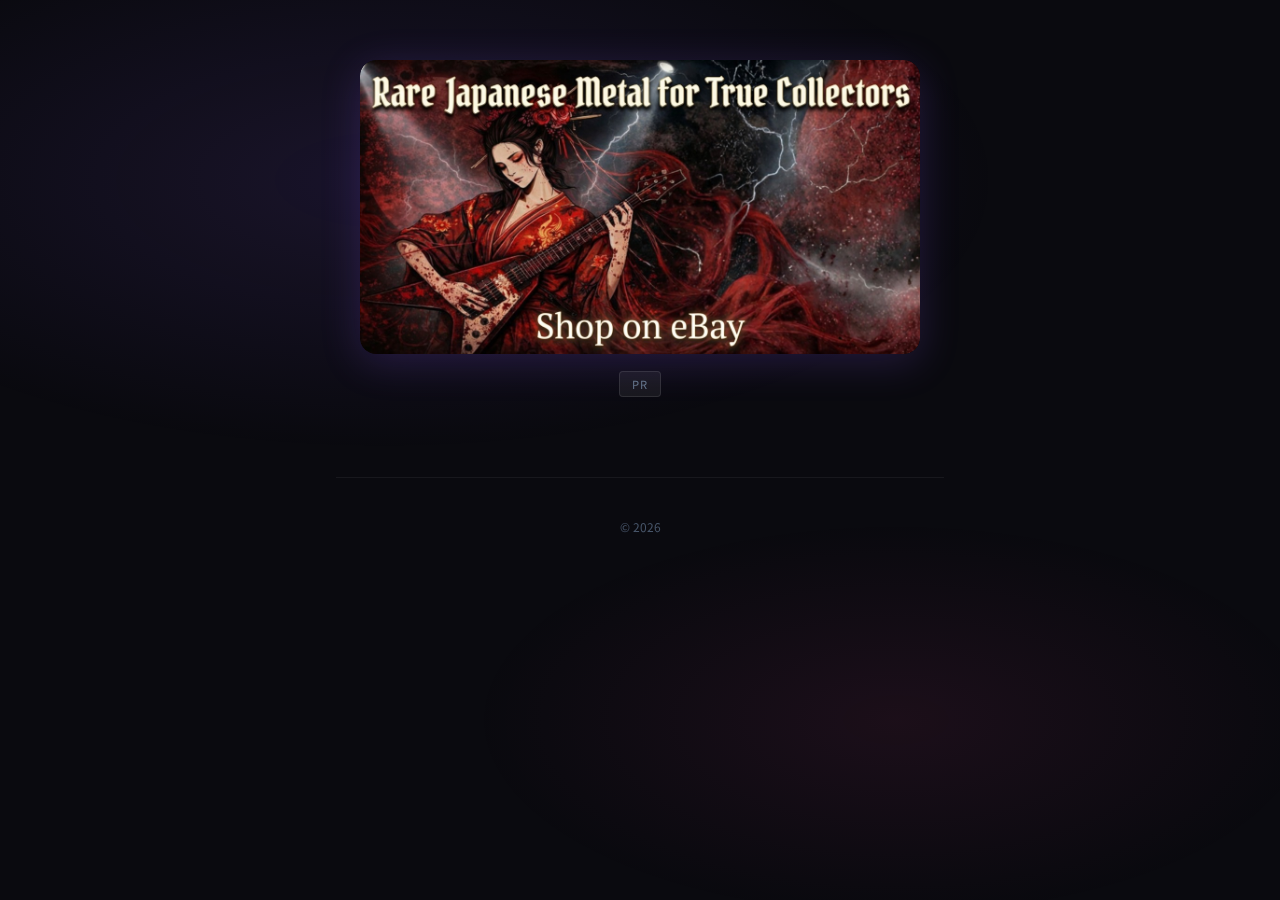
<file: lp_1772854745237/index.html>
<!DOCTYPE html>
<html lang="ja">
<head>
  <meta charset="UTF-8">
  <meta name="viewport" content="width=device-width, initial-scale=1.0">
  <title>unforgiven7777.github.io</title>

  <!-- Twitter Card -->
  <meta name="twitter:card" content="summary_large_image">
  <meta name="twitter:title" content="unforgiven7777.github.io">
  <meta name="twitter:image" content="https://unforgiven7777.github.io/images/ogp_1772854708554.jpg">

  <!-- Open Graph Protocol (OGP) -->
  <meta property="og:type" content="website">
  <meta property="og:title" content="unforgiven7777.github.io">
  <meta property="og:url" content="https://unforgiven7777.github.io/lp_1772854745237/">
  <meta property="og:image" content="https://unforgiven7777.github.io/images/ogp_1772854708554.jpg">

  <link rel="preconnect" href="https://fonts.googleapis.com">
  <link rel="preconnect" href="https://fonts.gstatic.com" crossorigin>
  <link href="https://fonts.googleapis.com/css2?family=Noto+Sans+JP:wght@400;600;700;900&display=swap" rel="stylesheet">
  <style>
    *, *::before, *::after { margin: 0; padding: 0; box-sizing: border-box; }
    html { scroll-behavior: smooth; }
    body {
      font-family: 'Noto Sans JP', sans-serif;
      background: #0a0a0f;
      color: #e8e8ef;
      min-height: 100vh;
      overflow-x: hidden;
    }
    body::before {
      content: '';
      position: fixed;
      top: 0; left: 0; width: 100%; height: 100%;
      background:
        radial-gradient(ellipse 80% 50% at 30% 20%, rgba(139, 92, 246, 0.12) 0%, transparent 60%),
        radial-gradient(ellipse 60% 40% at 70% 80%, rgba(236, 72, 153, 0.08) 0%, transparent 55%);
      pointer-events: none; z-index: 0;
    }
    .lp-container {
      position: relative; z-index: 1;
      max-width: 640px; margin: 0 auto;
      padding: 0 16px;
    }
    .lp-hero {
      text-align: center;
      padding: 60px 0 40px;
    }
    .lp-hero-link {
      display: inline-block;
      text-decoration: none;
      border-radius: 16px;
      overflow: hidden;
      box-shadow: 0 8px 40px rgba(139, 92, 246, 0.2);
      cursor: pointer;
      touch-action: manipulation;
      -webkit-tap-highlight-color: transparent;
    }
    .lp-hero-img {
      width: 100%; max-width: 560px;
      display: block;
      border-radius: 16px;
    }
    .lp-pr {
      display: inline-block;
      margin-top: 12px;
      padding: 4px 12px;
      background: rgba(255,255,255,0.06);
      border: 1px solid rgba(255,255,255,0.1);
      border-radius: 4px;
      font-size: 0.7rem;
      color: #64748b;
      letter-spacing: 0.05em;
    }
    .lp-footer {
      text-align: center;
      padding: 40px 0;
      color: #475569;
      font-size: 0.75rem;
      border-top: 1px solid rgba(255,255,255,0.06);
      margin-top: 40px;
    }
  </style>
</head>
<body>
  <div class="lp-container">
    <section class="lp-hero">
      <a class="lp-hero-link" href="https://www.google.com/" target="_blank" rel="noopener noreferrer">
        <img class="lp-hero-img" src="https://unforgiven7777.github.io/images/ogp_1772854708554.jpg" alt="">
      </a>
      <div><span class="lp-pr">PR</span></div>
    </section>
    <footer class="lp-footer">
      <p>&copy; 2026</p>
    </footer>
  </div>
</body>
</html>
</file>
<file: lp1/style.css>
/* ===========================
   Design System & Variables
   =========================== */
:root {
  /* Colors - くすみピンク & ベージュ */
  --color-primary: #c9a4a0;
  /* くすみピンク */
  --color-primary-light: #e8d5d2;
  /* ライトピンク */
  --color-primary-lighter: #f5ece9;
  /* 極薄ピンク */
  --color-primary-dark: #a0807c;
  /* ダークピンク */
  --color-beige: #f0e6de;
  /* ベージュ */
  --color-beige-dark: #d4c4b8;
  /* ダークベージュ */
  --color-cream: #faf6f2;
  /* クリーム */
  --color-white: #ffffff;

  /* CTA Colors */
  --color-cta: #e85d3a;
  /* 赤〜オレンジ */
  --color-cta-hover: #d14e2e;
  --color-cta-glow: rgba(232, 93, 58, 0.3);

  /* Text Colors */
  --color-text: #4a3f3d;
  /* メインテキスト */
  --color-text-light: #7a6e6c;
  /* サブテキスト */
  --color-text-muted: #a09896;
  /* 淡いテキスト */

  /* Results */
  --color-type-a: #e88a7d;
  /* 焦り型 */
  --color-type-b: #7db8e8;
  /* 消耗型 */
  --color-type-c: #a0c9a0;
  /* 停滞型 */

  /* Shadows */
  --shadow-sm: 0 2px 8px rgba(74, 63, 61, 0.06);
  --shadow-md: 0 4px 20px rgba(74, 63, 61, 0.08);
  --shadow-lg: 0 8px 40px rgba(74, 63, 61, 0.12);
  --shadow-cta: 0 6px 24px rgba(232, 93, 58, 0.35);

  /* Spacing */
  --space-xs: 8px;
  --space-sm: 12px;
  --space-md: 20px;
  --space-lg: 32px;
  --space-xl: 48px;
  --space-2xl: 64px;

  /* Border Radius */
  --radius-sm: 12px;
  --radius-md: 16px;
  --radius-lg: 24px;
  --radius-full: 9999px;

  /* Font */
  --font-main: 'Zen Maru Gothic', 'Noto Sans JP', 'Hiragino Maru Gothic Pro', sans-serif;
  --font-sub: 'Noto Sans JP', sans-serif;
}

/* ===========================
   Reset & Base
   =========================== */
*,
*::before,
*::after {
  margin: 0;
  padding: 0;
  box-sizing: border-box;
}

html {
  font-size: 16px;
  scroll-behavior: smooth;
  -webkit-text-size-adjust: 100%;
}

body {
  font-family: var(--font-main);
  color: var(--color-text);
  background-color: var(--color-cream);
  line-height: 1.8;
  overflow-x: hidden;
  -webkit-font-smoothing: antialiased;
  -moz-osx-font-smoothing: grayscale;
}

img {
  max-width: 100%;
  height: auto;
  display: block;
}

a {
  text-decoration: none;
  color: inherit;
}

button {
  border: none;
  background: none;
  cursor: pointer;
  font-family: inherit;
}

/* ===========================
   Section Container
   =========================== */
.section-container {
  max-width: 480px;
  margin: 0 auto;
  padding: 0 var(--space-md);
}

/* ===========================
   ① Hero Section
   =========================== */
.hero-section {
  position: relative;
  min-height: 100vh;
  min-height: 100dvh;
  display: flex;
  flex-direction: column;
  align-items: center;
  justify-content: center;
  background: linear-gradient(170deg, var(--color-beige) 0%, var(--color-primary-lighter) 40%, var(--color-cream) 100%);
  padding: var(--space-xl) var(--space-md) var(--space-2xl);
  overflow: hidden;
}

.hero-overlay {
  position: absolute;
  top: 0;
  left: 0;
  right: 0;
  bottom: 0;
  background:
    radial-gradient(circle at 20% 30%, rgba(201, 164, 160, 0.15) 0%, transparent 60%),
    radial-gradient(circle at 80% 70%, rgba(240, 230, 222, 0.2) 0%, transparent 50%);
  pointer-events: none;
}

.hero-content {
  position: relative;
  z-index: 1;
  text-align: center;
  max-width: 380px;
  width: 100%;
}

.hero-badge {
  display: inline-flex;
  align-items: center;
  gap: 6px;
  background: var(--color-white);
  padding: 8px 18px;
  border-radius: var(--radius-full);
  font-size: 0.82rem;
  font-weight: 500;
  color: var(--color-primary-dark);
  box-shadow: var(--shadow-sm);
  margin-bottom: var(--space-lg);
  animation: fadeInDown 0.8s ease forwards;
}

.badge-icon {
  font-size: 1rem;
}

.hero-title {
  font-size: 1.75rem;
  font-weight: 700;
  line-height: 1.6;
  margin-bottom: var(--space-md);
  animation: fadeInUp 0.8s ease 0.2s forwards;
  opacity: 0;
}

.title-line {
  display: block;
}

.title-line.highlight {
  color: var(--color-cta);
  font-size: 2rem;
  letter-spacing: 0.02em;
}

.hero-subtitle {
  font-size: 1.05rem;
  font-weight: 400;
  color: var(--color-text-light);
  margin-bottom: var(--space-lg);
  animation: fadeInUp 0.8s ease 0.4s forwards;
  opacity: 0;
}

.subtitle-icon {
  font-size: 1.1rem;
}

.hero-image-wrapper {
  width: 260px;
  height: 260px;
  margin: 0 auto;
  border-radius: 50%;
  overflow: hidden;
  border: 4px solid var(--color-white);
  box-shadow: var(--shadow-lg);
  animation: fadeInScale 1s ease 0.6s forwards;
  opacity: 0;
}

.hero-image {
  width: 100%;
  height: 100%;
  object-fit: cover;
}

.scroll-indicator {
  position: absolute;
  bottom: 30px;
  left: 50%;
  transform: translateX(-50%);
  display: flex;
  flex-direction: column;
  align-items: center;
  gap: 8px;
  animation: fadeInUp 0.8s ease 1s forwards, bounce 2s ease-in-out 2s infinite;
  opacity: 0;
  cursor: pointer;
  z-index: 2;
}

.scroll-text {
  font-size: 0.8rem;
  font-weight: 500;
  color: var(--color-primary-dark);
  letter-spacing: 0.1em;
}

.scroll-arrow {
  width: 36px;
  height: 36px;
  display: flex;
  align-items: center;
  justify-content: center;
  color: var(--color-primary-dark);
}

/* ===========================
   ② Quiz Section
   =========================== */
.quiz-section {
  padding: var(--space-xl) 0 var(--space-2xl);
  background: var(--color-white);
  position: relative;
}

.quiz-section::before {
  content: '';
  position: absolute;
  top: -30px;
  left: 0;
  right: 0;
  height: 60px;
  background: var(--color-white);
  border-radius: 50% 50% 0 0;
}

.quiz-progress {
  text-align: center;
  margin-bottom: var(--space-lg);
}

.progress-bar {
  width: 100%;
  height: 6px;
  background: var(--color-primary-lighter);
  border-radius: var(--radius-full);
  overflow: hidden;
  margin-bottom: var(--space-xs);
}

.progress-fill {
  height: 100%;
  width: 0%;
  background: linear-gradient(90deg, var(--color-primary), var(--color-cta));
  border-radius: var(--radius-full);
  transition: width 0.5s ease;
}

.progress-text {
  font-size: 0.8rem;
  font-weight: 500;
  color: var(--color-text-muted);
  font-family: var(--font-sub);
}

.quiz-card {
  display: none;
  animation: fadeInUp 0.5s ease forwards;
}

.quiz-card.active {
  display: block;
}

.quiz-number {
  display: inline-flex;
  align-items: center;
  justify-content: center;
  width: 48px;
  height: 48px;
  border-radius: 50%;
  background: linear-gradient(135deg, var(--color-primary), var(--color-primary-dark));
  color: var(--color-white);
  font-size: 1rem;
  font-weight: 700;
  font-family: var(--font-sub);
  margin-bottom: var(--space-md);
}

.quiz-question {
  font-size: 1.3rem;
  font-weight: 700;
  line-height: 1.7;
  text-align: center;
  margin-bottom: var(--space-lg);
  color: var(--color-text);
}

.quiz-options {
  display: flex;
  flex-direction: column;
  gap: var(--space-sm);
}

.quiz-option {
  display: flex;
  align-items: center;
  gap: var(--space-sm);
  padding: 18px 20px;
  background: var(--color-cream);
  border: 2px solid var(--color-primary-light);
  border-radius: var(--radius-md);
  font-size: 1rem;
  font-weight: 500;
  color: var(--color-text);
  text-align: left;
  transition: all 0.3s ease;
  -webkit-tap-highlight-color: transparent;
}

.quiz-option:hover {
  border-color: var(--color-primary);
  background: var(--color-primary-lighter);
  transform: translateY(-2px);
  box-shadow: var(--shadow-md);
}

.quiz-option:active {
  transform: translateY(0);
}

.quiz-option.selected {
  border-color: var(--color-primary);
  background: var(--color-primary-lighter);
  box-shadow: var(--shadow-md);
}

.option-emoji {
  font-size: 1.5rem;
  flex-shrink: 0;
}

.option-text {
  flex: 1;
}

/* ===========================
   ③ Result Section
   =========================== */
.result-section {
  padding: var(--space-xl) 0;
  background: linear-gradient(180deg, var(--color-white) 0%, var(--color-primary-lighter) 100%);
}

.result-header {
  text-align: center;
  margin-bottom: var(--space-lg);
  position: relative;
}

.result-label {
  font-size: 0.95rem;
  color: var(--color-text-light);
  margin-bottom: var(--space-sm);
  animation: fadeInUp 0.6s ease forwards;
}

.result-type-wrapper {
  animation: fadeInScale 0.8s ease 0.3s forwards;
  opacity: 0;
}

.result-type {
  font-size: 2rem;
  font-weight: 700;
  display: inline-block;
  padding: 8px 32px;
  border-radius: var(--radius-full);
  line-height: 1.4;
}

.result-type.type-a {
  color: #c0524a;
  background: linear-gradient(135deg, #fde8e4, #fcd5cf);
}

.result-type.type-b {
  color: #4a7dc0;
  background: linear-gradient(135deg, #e4eefd, #cfdafc);
}

.result-type.type-c {
  color: #4a9e60;
  background: linear-gradient(135deg, #e4fde8, #cffcd5);
}

.result-card {
  background: var(--color-white);
  border-radius: var(--radius-lg);
  padding: var(--space-lg);
  box-shadow: var(--shadow-md);
  text-align: center;
  margin-bottom: var(--space-xl);
  animation: fadeInUp 0.8s ease 0.5s forwards;
  opacity: 0;
}

.result-icon {
  font-size: 3rem;
  margin-bottom: var(--space-md);
}

.result-description {
  font-size: 1.05rem;
  line-height: 2;
  color: var(--color-text);
  font-weight: 400;
}

.result-description strong {
  color: var(--color-cta);
  font-weight: 700;
}

/* ===========================
   CTA Blocks
   =========================== */
.cta-block {
  text-align: center;
  padding: var(--space-lg) 0;
  animation: fadeInUp 0.8s ease 0.7s forwards;
  opacity: 0;
}

.cta-message {
  font-size: 1.05rem;
  font-weight: 500;
  color: var(--color-text);
  line-height: 1.8;
  margin-bottom: var(--space-md);
}

.cta-button {
  display: flex;
  align-items: center;
  justify-content: center;
  gap: 10px;
  width: 100%;
  max-width: 360px;
  margin: 0 auto;
  padding: 20px 24px;
  background: linear-gradient(135deg, var(--color-cta), #d94e2e);
  color: var(--color-white);
  font-size: 1.05rem;
  font-weight: 700;
  border-radius: var(--radius-md);
  box-shadow: var(--shadow-cta);
  transition: all 0.3s ease;
  text-decoration: none;
  position: relative;
  overflow: hidden;
}

.cta-button::before {
  content: '';
  position: absolute;
  top: 0;
  left: -100%;
  width: 100%;
  height: 100%;
  background: linear-gradient(90deg, transparent, rgba(255, 255, 255, 0.2), transparent);
  animation: shimmer 3s ease-in-out infinite;
}

.cta-button:hover {
  transform: translateY(-2px);
  box-shadow: 0 8px 32px rgba(232, 93, 58, 0.45);
}

.cta-button:active {
  transform: translateY(0);
}

.cta-button-icon {
  font-size: 1.3rem;
  flex-shrink: 0;
}

.cta-button-text {
  text-align: left;
  line-height: 1.5;
}

.cta-button-arrow {
  font-size: 1.2rem;
  flex-shrink: 0;
  animation: arrowBounce 1.5s ease-in-out infinite;
}

.cta-note {
  font-size: 0.78rem;
  color: var(--color-text-muted);
  margin-top: var(--space-sm);
}

.cta-button-large {
  padding: 22px 28px;
  font-size: 1.1rem;
  border-radius: var(--radius-lg);
}

.cta-message-final {
  font-size: 1.15rem;
  font-weight: 700;
  color: var(--color-text);
  line-height: 1.8;
  margin-bottom: var(--space-lg);
}

.cta-trust {
  display: flex;
  justify-content: center;
  gap: var(--space-md);
  margin-top: var(--space-md);
}

.trust-item {
  font-size: 0.78rem;
  color: var(--color-text-muted);
  display: flex;
  align-items: center;
  gap: 4px;
}

/* ===========================
   ④ Solution Section
   =========================== */
.solution-section {
  padding: var(--space-2xl) 0;
  background: var(--color-cream);
}

.solution-message {
  text-align: center;
  margin-bottom: var(--space-xl);
}

.message-deco {
  font-size: 2.5rem;
  color: var(--color-primary-light);
  line-height: 1;
  font-style: italic;
}

.message-deco.bottom {
  margin-top: -8px;
}

.solution-title {
  font-size: 1.6rem;
  font-weight: 700;
  color: var(--color-text);
  padding: var(--space-sm) 0;
  letter-spacing: 0.05em;
}

.solution-card {
  background: var(--color-white);
  border-radius: var(--radius-lg);
  overflow: hidden;
  box-shadow: var(--shadow-lg);
  margin-bottom: var(--space-xl);
}

.solution-image {
  width: 100%;
  height: 200px;
  object-fit: cover;
}

.solution-body {
  padding: var(--space-lg);
}

.solution-intro {
  font-size: 1rem;
  line-height: 2;
  color: var(--color-text);
  margin-bottom: var(--space-lg);
  text-align: center;
}

.text-accent {
  color: var(--color-cta);
  font-weight: 700;
  position: relative;
}

.text-accent::after {
  content: '';
  position: absolute;
  bottom: -2px;
  left: 0;
  right: 0;
  height: 2px;
  background: var(--color-cta);
  opacity: 0.3;
}

.solution-features {
  list-style: none;
  display: flex;
  flex-direction: column;
  gap: var(--space-sm);
}

.solution-features li {
  display: flex;
  align-items: center;
  gap: var(--space-sm);
  padding: 14px 18px;
  background: var(--color-cream);
  border-radius: var(--radius-sm);
  font-size: 1rem;
  font-weight: 500;
}

.feature-icon {
  font-size: 1.2rem;
  flex-shrink: 0;
}

.cta-final {
  padding-top: var(--space-xl);
  opacity: 1;
  animation: none;
}

/* ===========================
   Footer
   =========================== */
.site-footer {
  padding: var(--space-xl) var(--space-md) calc(var(--space-xl) + 80px);
  text-align: center;
  background: var(--color-beige);
}

.footer-disclaimer {
  font-size: 0.75rem;
  color: var(--color-text-muted);
  margin-bottom: var(--space-xs);
}

.footer-copyright {
  font-size: 0.7rem;
  color: var(--color-text-muted);
}

/* ===========================
   Fixed CTA
   =========================== */
.fixed-cta {
  position: fixed;
  bottom: 0;
  left: 0;
  right: 0;
  z-index: 100;
  padding: var(--space-sm) var(--space-md);
  padding-bottom: calc(var(--space-sm) + env(safe-area-inset-bottom, 0px));
  background: rgba(255, 255, 255, 0.95);
  backdrop-filter: blur(12px);
  -webkit-backdrop-filter: blur(12px);
  border-top: 1px solid rgba(201, 164, 160, 0.2);
  box-shadow: 0 -4px 20px rgba(0, 0, 0, 0.06);
  animation: slideUp 0.4s ease forwards;
}

.fixed-cta-button {
  display: flex;
  align-items: center;
  justify-content: center;
  gap: 8px;
  max-width: 400px;
  margin: 0 auto;
  padding: 16px 24px;
  background: linear-gradient(135deg, var(--color-cta), #d94e2e);
  color: var(--color-white);
  font-size: 1rem;
  font-weight: 700;
  border-radius: var(--radius-sm);
  box-shadow: var(--shadow-cta);
  transition: all 0.3s ease;
  position: relative;
  overflow: hidden;
}

.fixed-cta-button::before {
  content: '';
  position: absolute;
  top: 0;
  left: -100%;
  width: 100%;
  height: 100%;
  background: linear-gradient(90deg, transparent, rgba(255, 255, 255, 0.2), transparent);
  animation: shimmer 3s ease-in-out infinite;
}

.fixed-cta-button:active {
  transform: scale(0.98);
}

.fixed-cta-icon {
  font-size: 1.2rem;
}

.fixed-cta-text {
  letter-spacing: 0.02em;
}

/* ===========================
   Animations
   =========================== */
@keyframes fadeInUp {
  from {
    opacity: 0;
    transform: translateY(20px);
  }

  to {
    opacity: 1;
    transform: translateY(0);
  }
}

@keyframes fadeInDown {
  from {
    opacity: 0;
    transform: translateY(-15px);
  }

  to {
    opacity: 1;
    transform: translateY(0);
  }
}

@keyframes fadeInScale {
  from {
    opacity: 0;
    transform: scale(0.9);
  }

  to {
    opacity: 1;
    transform: scale(1);
  }
}

@keyframes bounce {

  0%,
  20%,
  50%,
  80%,
  100% {
    transform: translateX(-50%) translateY(0);
  }

  40% {
    transform: translateX(-50%) translateY(-10px);
  }

  60% {
    transform: translateX(-50%) translateY(-5px);
  }
}

@keyframes shimmer {
  0% {
    left: -100%;
  }

  50% {
    left: 100%;
  }

  100% {
    left: 100%;
  }
}

@keyframes arrowBounce {

  0%,
  100% {
    transform: translateX(0);
  }

  50% {
    transform: translateX(5px);
  }
}

@keyframes slideUp {
  from {
    transform: translateY(100%);
  }

  to {
    transform: translateY(0);
  }
}

@keyframes popIn {
  0% {
    opacity: 0;
    transform: scale(0.5);
  }

  70% {
    opacity: 1;
    transform: scale(1.1);
  }

  100% {
    opacity: 1;
    transform: scale(1);
  }
}

@keyframes confettiFall {
  0% {
    transform: translateY(-20px) rotate(0deg);
    opacity: 1;
  }

  100% {
    transform: translateY(100px) rotate(720deg);
    opacity: 0;
  }
}

/* ===========================
   Responsive  
   =========================== */
@media (max-width: 380px) {
  :root {
    --space-md: 16px;
    --space-lg: 24px;
    --space-xl: 36px;
    --space-2xl: 48px;
  }

  .hero-title {
    font-size: 1.5rem;
  }

  .title-line.highlight {
    font-size: 1.7rem;
  }

  .hero-image-wrapper {
    width: 220px;
    height: 220px;
  }

  .quiz-question {
    font-size: 1.15rem;
  }

  .result-type {
    font-size: 1.7rem;
  }

  .solution-title {
    font-size: 1.4rem;
  }
}

@media (min-width: 481px) {
  .section-container {
    padding: 0 var(--space-lg);
  }

  .hero-title {
    font-size: 2rem;
  }

  .title-line.highlight {
    font-size: 2.3rem;
  }

  .hero-image-wrapper {
    width: 300px;
    height: 300px;
  }

  .solution-image {
    height: 260px;
  }
}

/* ===========================
   Utility - Confetti pieces  
   =========================== */
.confetti-piece {
  position: absolute;
  width: 10px;
  height: 10px;
  border-radius: 2px;
  animation: confettiFall 2.5s ease forwards;
}

/* ===========================
   PR Badge
   =========================== */
.cta-pr-badge {
  position: absolute;
  top: -8px;
  right: -4px;
  background: var(--color-white);
  color: var(--color-cta);
  font-size: 0.65rem;
  font-weight: 700;
  padding: 2px 8px;
  border-radius: var(--radius-full);
  box-shadow: 0 2px 6px rgba(0, 0, 0, 0.15);
  letter-spacing: 0.05em;
  z-index: 2;
  line-height: 1.4;
  border: 1.5px solid var(--color-cta);
}

.fixed-cta-pr {
  background: var(--color-white);
  color: var(--color-cta);
  font-size: 0.6rem;
  font-weight: 700;
  padding: 1px 6px;
  border-radius: var(--radius-full);
  letter-spacing: 0.05em;
  border: 1px solid var(--color-cta);
  margin-right: 2px;
  line-height: 1.3;
}
</file>
<file: lp2-komochi/style.css>
﻿/* ====================================
   子持ち婚 LP - Design System
   ==================================== */

/* ---------- CSS Variables ---------- */
:root {
  /* Primary Colors */
  --primary: #e85d75;
  --primary-dark: #c94560;
  --primary-light: #f7a3b3;
  --primary-glow: rgba(232, 93, 117, 0.2);

  /* Secondary Colors */
  --secondary: #8b7ec8;
  --secondary-dark: #6c5ce7;

  /* Accent */
  --accent-gold: #d4a04a;
  --accent-warm: #ff8a5c;

  /* Neutrals */
  --bg-primary: #fffaf6;
  --bg-secondary: #fff5ee;
  --bg-card: rgba(255, 255, 255, 0.85);
  --bg-card-hover: rgba(255, 255, 255, 1);
  --bg-glass: rgba(255, 255, 255, 0.7);

  --text-primary: #2d2235;
  --text-secondary: #6b5e72;
  --text-muted: #a89aae;

  /* Borders */
  --border-subtle: rgba(200, 180, 200, 0.25);
  --border-accent: rgba(232, 93, 117, 0.35);

  /* Gradients */
  --gradient-primary: linear-gradient(135deg, #e85d75 0%, #ff8a5c 100%);
  --gradient-hero: linear-gradient(180deg, #fff5ee 0%, #ffe8e0 50%, #fce4ec 100%);
  --gradient-card: linear-gradient(145deg, rgba(255, 255, 255, 0.9) 0%, rgba(255, 240, 240, 0.6) 100%);
  --gradient-cta: linear-gradient(135deg, #e85d75 0%, #c94560 50%, #e85d75 100%);
  --gradient-glow: radial-gradient(circle, rgba(232, 93, 117, 0.1) 0%, transparent 70%);

  /* Shadows */
  --shadow-sm: 0 2px 12px rgba(150, 100, 120, 0.08);
  --shadow-md: 0 8px 32px rgba(150, 100, 120, 0.1);
  --shadow-lg: 0 16px 48px rgba(150, 100, 120, 0.12);
  --shadow-glow: 0 8px 30px rgba(232, 93, 117, 0.18);

  /* Radius */
  --radius-sm: 8px;
  --radius-md: 16px;
  --radius-lg: 24px;
  --radius-xl: 32px;
  --radius-round: 50%;
  --radius-pill: 9999px;

  /* Spacing */
  --section-pad-y: 100px;
  --container-max: 800px;

  /* Transitions */
  --ease-out: cubic-bezier(0.16, 1, 0.3, 1);
  --ease-bounce: cubic-bezier(0.34, 1.56, 0.64, 1);
}

/* ---------- Reset & Base ---------- */
*,
*::before,
*::after {
  margin: 0;
  padding: 0;
  box-sizing: border-box;
}

html {
  scroll-behavior: smooth;
  -webkit-text-size-adjust: 100%;
}

body {
  font-family: 'Noto Sans JP', sans-serif;
  font-weight: 400;
  line-height: 1.8;
  color: var(--text-primary);
  background-color: var(--bg-primary);
  overflow-x: hidden;
  -webkit-font-smoothing: antialiased;
  -moz-osx-font-smoothing: grayscale;
}

img {
  max-width: 100%;
  height: auto;
  display: block;
}

a {
  text-decoration: none;
  color: inherit;
  transition: all 0.3s var(--ease-out);
}

button {
  border: none;
  background: none;
  cursor: pointer;
  font-family: inherit;
  color: inherit;
}

.container {
  max-width: var(--container-max);
  margin: 0 auto;
  padding: 0 20px;
}

.sp-only {
  display: none;
}

/* ---------- Utility ---------- */
.highlight {
  color: var(--primary);
  position: relative;
}

.accent {
  color: var(--primary);
}

.section-badge {
  display: inline-block;
  font-size: 0.75rem;
  font-weight: 600;
  letter-spacing: 0.1em;
  color: var(--primary);
  background: rgba(232, 93, 117, 0.1);
  border: 1px solid rgba(232, 93, 117, 0.2);
  padding: 6px 20px;
  border-radius: var(--radius-pill);
  margin-bottom: 20px;
}

.section-title {
  font-family: 'Zen Maru Gothic', sans-serif;
  font-size: clamp(1.5rem, 5vw, 2.2rem);
  font-weight: 700;
  line-height: 1.5;
  margin-bottom: 16px;
  text-align: center;
}

.section-lead {
  font-size: 0.95rem;
  color: var(--text-secondary);
  text-align: center;
  margin-bottom: 48px;
}

/* ====================================
   HEADER
   ==================================== */
.header {
  position: fixed;
  top: 0;
  left: 0;
  right: 0;
  z-index: 1000;
  background: rgba(255, 250, 246, 0.9);
  backdrop-filter: blur(20px);
  -webkit-backdrop-filter: blur(20px);
  border-bottom: 1px solid var(--border-subtle);
  transition: all 0.3s var(--ease-out);
}

.header-inner {
  max-width: var(--container-max);
  margin: 0 auto;
  padding: 12px 20px;
  display: flex;
  align-items: center;
  justify-content: space-between;
}

.logo {
  display: flex;
  align-items: center;
  gap: 8px;
}

.logo-icon {
  font-size: 1.3rem;
}

.logo-text {
  font-family: 'Zen Maru Gothic', sans-serif;
  font-size: 1.1rem;
  font-weight: 700;
  background: var(--gradient-primary);
  -webkit-background-clip: text;
  -webkit-text-fill-color: transparent;
  background-clip: text;
}

.header-cta-btn {
  display: flex;
  align-items: center;
  gap: 6px;
  font-size: 0.8rem;
  font-weight: 600;
  color: #fff;
  background: var(--gradient-primary);
  padding: 8px 20px;
  border-radius: var(--radius-pill);
  transition: all 0.3s var(--ease-out);
}

.header-cta-btn:hover {
  transform: translateY(-1px);
  box-shadow: var(--shadow-glow);
}

.btn-arrow {
  transition: transform 0.3s var(--ease-out);
}

.header-cta-btn:hover .btn-arrow {
  transform: translateX(3px);
}

/* ====================================
   FIRST VIEW
   ==================================== */
.fv {
  position: relative;
  min-height: 100vh;
  display: flex;
  align-items: center;
  justify-content: center;
  overflow: hidden;
  background: var(--gradient-hero);
  padding: 80px 20px 40px;
}

.fv-overlay {
  position: absolute;
  inset: 0;
  background: radial-gradient(ellipse at 50% 20%, rgba(232, 93, 117, 0.1) 0%, transparent 60%),
    radial-gradient(ellipse at 80% 80%, rgba(255, 200, 180, 0.15) 0%, transparent 50%);
  pointer-events: none;
}

.fv-particles {
  position: absolute;
  inset: 0;
  pointer-events: none;
  overflow: hidden;
}

.particle {
  position: absolute;
  width: 3px;
  height: 3px;
  border-radius: 50%;
  background: rgba(232, 93, 117, 0.15);
  animation: float-up linear infinite;
}

@keyframes float-up {
  0% {
    transform: translateY(100vh) scale(0);
    opacity: 0;
  }

  10% {
    opacity: 1;
  }

  90% {
    opacity: 1;
  }

  100% {
    transform: translateY(-10vh) scale(1);
    opacity: 0;
  }
}

.fv-content {
  position: relative;
  z-index: 2;
  text-align: center;
  max-width: 700px;
}

.fv-sub-copy {
  font-size: 0.85rem;
  font-weight: 500;
  letter-spacing: 0.15em;
  color: var(--primary-dark);
  margin-bottom: 20px;
  opacity: 0;
  animation: fadeInUp 0.8s var(--ease-out) 0.2s forwards;
}

.fv-main-copy {
  font-family: 'Zen Maru Gothic', sans-serif;
  font-size: clamp(1.6rem, 6vw, 2.8rem);
  font-weight: 800;
  line-height: 1.5;
  margin-bottom: 24px;
  opacity: 0;
  animation: fadeInUp 0.8s var(--ease-out) 0.4s forwards;
}

.fv-line {
  display: block;
}

.fv-line-accent {
  background: var(--gradient-primary);
  -webkit-background-clip: text;
  -webkit-text-fill-color: transparent;
  background-clip: text;
}

.fv-lead {
  font-size: 0.95rem;
  color: var(--text-secondary);
  line-height: 1.9;
  margin-bottom: 40px;
  opacity: 0;
  animation: fadeInUp 0.8s var(--ease-out) 0.6s forwards;
}

/* FV Features */
.fv-features {
  display: flex;
  justify-content: center;
  gap: 16px;
  margin-bottom: 40px;
  opacity: 0;
  animation: fadeInUp 0.8s var(--ease-out) 0.8s forwards;
}

.fv-feature-card {
  background: var(--gradient-card);
  border: 1px solid var(--border-subtle);
  border-radius: var(--radius-md);
  padding: 20px 16px;
  flex: 1;
  max-width: 160px;
  backdrop-filter: blur(10px);
  transition: all 0.3s var(--ease-out);
}

.fv-feature-card:hover {
  border-color: var(--border-accent);
  transform: translateY(-4px);
  box-shadow: var(--shadow-glow);
}

.feature-icon {
  font-size: 1.8rem;
  font-weight: 800;
  color: var(--primary);
  margin-bottom: 8px;
}

.feature-icon small {
  font-size: 0.8rem;
}

.feature-label {
  font-size: 0.72rem;
  color: var(--text-secondary);
  line-height: 1.6;
}

.feature-label strong {
  color: var(--text-primary);
  font-weight: 600;
}

/* FV CTA Button */
.fv-cta-btn {
  display: inline-flex;
  flex-direction: column;
  align-items: center;
  gap: 4px;
  background: var(--gradient-primary);
  color: #fff;
  padding: 18px 48px;
  border-radius: var(--radius-pill);
  font-weight: 600;
  box-shadow: var(--shadow-glow);
  transition: all 0.3s var(--ease-out);
  opacity: 0;
  animation: fadeInUp 0.8s var(--ease-out) 1s forwards;
  position: relative;
  overflow: hidden;
}

.fv-cta-btn::before {
  content: '';
  position: absolute;
  inset: 0;
  background: linear-gradient(90deg, transparent, rgba(255, 255, 255, 0.2), transparent);
  transform: translateX(-100%);
  animation: shimmer 3s infinite;
}

@keyframes shimmer {
  0% {
    transform: translateX(-100%);
  }

  100% {
    transform: translateX(100%);
  }
}

.fv-cta-btn:hover {
  transform: translateY(-3px) scale(1.02);
  box-shadow: 0 0 60px var(--primary-glow);
}

.cta-text {
  font-size: 1rem;
}

.cta-sub {
  font-size: 0.95rem;
  font-weight: 400;
  opacity: 0.8;
}

/* Scroll Indicator */
.fv-scroll-indicator {
  position: absolute;
  bottom: 30px;
  left: 50%;
  transform: translateX(-50%);
  display: flex;
  flex-direction: column;
  align-items: center;
  gap: 8px;
  opacity: 0;
  animation: fadeIn 0.8s var(--ease-out) 1.5s forwards;
}

.fv-scroll-indicator span {
  font-size: 0.6rem;
  letter-spacing: 0.2em;
  color: var(--text-muted);
}

.scroll-line {
  width: 1px;
  height: 40px;
  background: linear-gradient(to bottom, var(--primary), transparent);
  animation: scrollPulse 2s ease-in-out infinite;
}

@keyframes scrollPulse {

  0%,
  100% {
    opacity: 0.3;
    transform: scaleY(0.5);
  }

  50% {
    opacity: 1;
    transform: scaleY(1);
  }
}

/* ====================================
   QUIZ SECTION
   ==================================== */
.quiz-section {
  padding: var(--section-pad-y) 0;
  background: #fff;
  position: relative;
  text-align: center;
}

.quiz-section::before {
  content: '';
  position: absolute;
  top: 0;
  left: 50%;
  transform: translateX(-50%);
  width: 600px;
  height: 600px;
  background: var(--gradient-glow);
  opacity: 0.15;
  pointer-events: none;
}

.quiz-options {
  display: grid;
  grid-template-columns: 1fr 1fr;
  gap: 16px;
  margin-bottom: 20px;
}

.quiz-option {
  position: relative;
  display: flex;
  flex-direction: column;
  align-items: center;
  gap: 12px;
  padding: 28px 16px;
  background: #fff;
  border: 2px solid var(--border-subtle);
  border-radius: var(--radius-lg);
  cursor: pointer;
  transition: all 0.4s var(--ease-out);
  overflow: hidden;
  box-shadow: var(--shadow-sm);
}

.quiz-option::before {
  content: '';
  position: absolute;
  inset: 0;
  background: var(--gradient-primary);
  opacity: 0;
  transition: opacity 0.4s var(--ease-out);
}

.quiz-option:hover {
  border-color: var(--border-accent);
  transform: translateY(-4px);
  box-shadow: var(--shadow-glow);
}

.quiz-option:hover::before {
  opacity: 0.08;
}

.quiz-option.selected {
  border-color: var(--primary);
  background: #fff0f2;
  transform: scale(1.02);
  box-shadow: 0 8px 30px rgba(232, 93, 117, 0.15);
}

.quiz-option.selected::before {
  opacity: 0.15;
}

.quiz-option.selected .option-check {
  opacity: 1;
  transform: scale(1);
}

.option-icon {
  position: relative;
  z-index: 1;
  font-size: 2.2rem;
}

.option-label {
  position: relative;
  z-index: 1;
  font-size: 0.85rem;
  font-weight: 500;
  line-height: 1.6;
  color: var(--text-secondary);
}

.quiz-option.selected .option-label {
  color: var(--text-primary);
}

.option-check {
  position: absolute;
  top: 12px;
  right: 12px;
  width: 28px;
  height: 28px;
  background: var(--primary);
  color: #fff;
  border-radius: var(--radius-round);
  display: flex;
  align-items: center;
  justify-content: center;
  font-size: 0.8rem;
  font-weight: 700;
  opacity: 0;
  transform: scale(0);
  transition: all 0.4s var(--ease-bounce);
}

/* Quiz Result */
.quiz-result {
  display: none;
  margin-top: 48px;
  opacity: 0;
  transform: translateY(30px);
  transition: all 0.8s var(--ease-out);
}

.quiz-result.visible {
  display: block;
  opacity: 1;
  transform: translateY(0);
}

.result-animation {
  margin-bottom: 32px;
}

.result-circle {
  width: 80px;
  height: 80px;
  margin: 0 auto;
  background: rgba(232, 93, 117, 0.1);
  border: 2px solid var(--primary);
  border-radius: var(--radius-round);
  display: flex;
  align-items: center;
  justify-content: center;
  animation: pulseRing 2s ease-in-out infinite;
}

@keyframes pulseRing {

  0%,
  100% {
    box-shadow: 0 0 0 0 rgba(232, 93, 117, 0.4);
  }

  50% {
    box-shadow: 0 0 0 20px rgba(232, 93, 117, 0);
  }
}

.result-emoji {
  font-size: 2rem;
  animation: bounceIn 0.6s var(--ease-bounce);
}

@keyframes bounceIn {
  0% {
    transform: scale(0);
  }

  60% {
    transform: scale(1.2);
  }

  100% {
    transform: scale(1);
  }
}

.result-title {
  font-family: 'Zen Maru Gothic', sans-serif;
  font-size: clamp(1.3rem, 4vw, 1.8rem);
  font-weight: 700;
  line-height: 1.6;
  margin-bottom: 20px;
}

.result-message {
  font-size: 0.95rem;
  color: var(--text-secondary);
  line-height: 1.8;
  margin-bottom: 32px;
}

.result-points {
  text-align: left;
  max-width: 520px;
  margin: 0 auto 32px;
  display: flex;
  flex-direction: column;
  gap: 16px;
}

.result-point {
  display: flex;
  align-items: flex-start;
  gap: 12px;
  padding: 16px 20px;
  background: #fff;
  border: 1px solid var(--border-subtle);
  border-radius: var(--radius-md);
  font-size: 0.9rem;
  color: var(--text-secondary);
  line-height: 1.6;
  box-shadow: var(--shadow-sm);
}

.point-icon {
  flex-shrink: 0;
  font-size: 1.1rem;
}

.point-text strong {
  color: var(--primary);
}

.result-reassure {
  font-size: 0.9rem;
  color: var(--text-secondary);
  line-height: 1.9;
  margin-bottom: 36px;
}

.result-reassure strong {
  color: var(--primary);
}

.result-cta-btn {
  display: inline-flex;
  align-items: center;
  justify-content: center;
  background: var(--gradient-primary);
  color: #fff;
  font-size: 1rem;
  font-weight: 600;
  padding: 18px 48px;
  border-radius: var(--radius-pill);
  box-shadow: var(--shadow-glow);
  transition: all 0.3s var(--ease-out);
  position: relative;
  overflow: hidden;
}

.result-cta-btn::before {
  content: '';
  position: absolute;
  inset: 0;
  background: linear-gradient(90deg, transparent, rgba(255, 255, 255, 0.2), transparent);
  transform: translateX(-100%);
  animation: shimmer 3s infinite;
}

.result-cta-btn:hover {
  transform: translateY(-3px) scale(1.02);
  box-shadow: 0 0 60px var(--primary-glow);
}

/* ====================================
   REASONS SECTION
   ==================================== */
.reasons-section {
  padding: var(--section-pad-y) 0;
  background: var(--bg-secondary);
  text-align: center;
  position: relative;
}

.reasons-cards {
  display: flex;
  flex-direction: column;
  gap: 24px;
  margin-bottom: 48px;
}

.reason-card {
  position: relative;
  background: #fff;
  border: 1px solid var(--border-subtle);
  border-radius: var(--radius-lg);
  padding: 40px 28px 28px;
  text-align: left;
  overflow: hidden;
  transition: all 0.4s var(--ease-out);
  box-shadow: var(--shadow-sm);
}

.reason-card:hover {
  border-color: var(--border-accent);
  transform: translateY(-4px);
  box-shadow: var(--shadow-md);
}

.reason-number {
  position: absolute;
  top: -10px;
  right: 20px;
  font-size: 4rem;
  font-weight: 800;
  color: rgba(232, 93, 117, 0.1);
  line-height: 1;
}

.reason-icon-wrap {
  width: 56px;
  height: 56px;
  background: rgba(232, 93, 117, 0.1);
  border-radius: var(--radius-md);
  display: flex;
  align-items: center;
  justify-content: center;
  margin-bottom: 20px;
}

.reason-icon {
  font-size: 1.6rem;
}

.reason-title {
  font-family: 'Zen Maru Gothic', sans-serif;
  font-size: 1.2rem;
  font-weight: 700;
  line-height: 1.5;
  margin-bottom: 16px;
}

.reason-desc {
  font-size: 0.9rem;
  color: var(--text-secondary);
  line-height: 1.9;
  margin-bottom: 20px;
}

.reason-desc strong {
  color: var(--text-primary);
}

.reason-tag {
  display: inline-block;
  font-size: 0.78rem;
  font-weight: 500;
  color: #9a7320;
  background: #fef8eb;
  border: 1px solid rgba(212, 160, 74, 0.25);
  padding: 8px 16px;
  border-radius: var(--radius-pill);
}

.section-cta-btn {
  display: inline-flex;
  align-items: center;
  justify-content: center;
  background: var(--gradient-primary);
  color: #fff;
  font-size: 1rem;
  font-weight: 600;
  padding: 18px 48px;
  border-radius: var(--radius-pill);
  box-shadow: var(--shadow-glow);
  transition: all 0.3s var(--ease-out);
  position: relative;
  overflow: hidden;
}

.section-cta-btn::before {
  content: '';
  position: absolute;
  inset: 0;
  background: linear-gradient(90deg, transparent, rgba(255, 255, 255, 0.2), transparent);
  transform: translateX(-100%);
  animation: shimmer 3s infinite;
}

.section-cta-btn:hover {
  transform: translateY(-3px) scale(1.02);
  box-shadow: 0 0 60px var(--primary-glow);
}

/* ====================================
   TRUST SECTION
   ==================================== */
.trust-section {
  padding: var(--section-pad-y) 0;
  background: #fff;
  text-align: center;
}

.trust-cards {
  display: flex;
  flex-direction: column;
  gap: 24px;
  margin-bottom: 60px;
}

.trust-card {
  background: #fff;
  border: 1px solid var(--border-subtle);
  border-radius: var(--radius-lg);
  padding: 32px 24px;
  text-align: left;
  transition: all 0.4s var(--ease-out);
  position: relative;
  overflow: hidden;
  box-shadow: var(--shadow-sm);
}

.trust-card:hover {
  border-color: var(--border-accent);
  transform: translateY(-4px);
}

.trust-card-collab {
  border-color: rgba(212, 160, 74, 0.3);
  background: linear-gradient(145deg, #fffdf8 0%, #fff8f0 100%);
}

.trust-card-badge {
  position: absolute;
  top: 16px;
  right: 16px;
  font-size: 0.95rem;
  font-weight: 600;
  color: #fff;
  background: linear-gradient(135deg, #f0c27f, #ff8a5c);
  padding: 4px 14px;
  border-radius: var(--radius-pill);
}

.trust-card-header {
  display: flex;
  align-items: center;
  gap: 14px;
  margin-bottom: 16px;
}

.trust-icon {
  font-size: 1.6rem;
  flex-shrink: 0;
}

.trust-card-header h3 {
  font-family: 'Zen Maru Gothic', sans-serif;
  font-size: 1.05rem;
  font-weight: 700;
  line-height: 1.5;
}

.trust-desc {
  font-size: 0.88rem;
  color: var(--text-secondary);
  line-height: 1.9;
  margin-bottom: 20px;
}

.trust-desc strong {
  color: var(--text-primary);
}

.trust-stats {
  display: flex;
  gap: 12px;
}

.trust-stat {
  flex: 1;
  background: #fff5f6;
  border: 1px solid rgba(232, 93, 117, 0.15);
  border-radius: var(--radius-md);
  padding: 16px 8px;
  text-align: center;
}

.stat-number {
  display: block;
  font-size: 1.5rem;
  font-weight: 800;
  color: var(--primary);
  line-height: 1.2;
  margin-bottom: 4px;
}

.stat-number small {
  font-size: 0.8rem;
}

.stat-label {
  font-size: 0.95rem;
  color: var(--text-muted);
}

.trust-collab-info {
  background: #fef8eb;
  border: 1px solid rgba(212, 160, 74, 0.25);
  border-radius: var(--radius-md);
  padding: 16px 20px;
}

.trust-collab-info p {
  font-size: 0.85rem;
  font-weight: 500;
  color: #9a7320;
  line-height: 1.6;
}

/* Testimonials */
.testimonials {
  margin-top: 60px;
}

.testimonials-title {
  font-family: 'Zen Maru Gothic', sans-serif;
  font-size: 1.3rem;
  font-weight: 700;
  margin-bottom: 28px;
  text-align: center;
}

.testimonials-slider {
  display: flex;
  flex-direction: column;
  gap: 20px;
}

.testimonial-card {
  background: #fff;
  border: 1px solid var(--border-subtle);
  border-radius: var(--radius-lg);
  padding: 24px;
  text-align: left;
  transition: all 0.3s var(--ease-out);
  box-shadow: var(--shadow-sm);
}

.testimonial-card:hover {
  border-color: var(--border-accent);
}

.testimonial-header {
  display: flex;
  align-items: center;
  gap: 14px;
  margin-bottom: 16px;
}

.testimonial-avatar {
  width: 44px;
  height: 44px;
  background: rgba(232, 93, 117, 0.1);
  border-radius: var(--radius-round);
  display: flex;
  align-items: center;
  justify-content: center;
  font-size: 1.3rem;
  flex-shrink: 0;
}

.testimonial-info {
  display: flex;
  flex-direction: column;
}

.testimonial-name {
  font-size: 0.88rem;
  font-weight: 600;
}

.testimonial-status {
  font-size: 0.75rem;
  color: var(--primary);
}

.testimonial-text {
  font-size: 0.88rem;
  color: var(--text-secondary);
  line-height: 1.9;
  margin-bottom: 16px;
}

.testimonial-text strong {
  color: var(--text-primary);
}

.testimonial-result {
  font-size: 0.8rem;
  font-weight: 600;
  color: var(--primary);
  background: #fff0f2;
  padding: 8px 16px;
  border-radius: var(--radius-pill);
  display: inline-block;
}

/* ====================================
   FINAL CTA SECTION
   ==================================== */
.final-cta-section {
  padding: 120px 0 100px;
  background: linear-gradient(180deg, var(--bg-primary) 0%, #fce4ec 50%, #ffe8e0 100%);
  text-align: center;
  position: relative;
  overflow: hidden;
}

.cta-bg-effect {
  position: absolute;
  top: 50%;
  left: 50%;
  transform: translate(-50%, -50%);
  width: 500px;
  height: 500px;
  background: var(--gradient-glow);
  opacity: 0.2;
  pointer-events: none;
  animation: ctaGlow 4s ease-in-out infinite;
}

@keyframes ctaGlow {

  0%,
  100% {
    transform: translate(-50%, -50%) scale(1);
    opacity: 0.15;
  }

  50% {
    transform: translate(-50%, -50%) scale(1.2);
    opacity: 0.25;
  }
}

.final-cta-content {
  position: relative;
  z-index: 2;
}

.cta-eyecatch {
  font-size: 0.85rem;
  font-weight: 600;
  color: var(--primary);
  margin-bottom: 16px;
  animation: pulse 2s ease-in-out infinite;
}

@keyframes pulse {

  0%,
  100% {
    opacity: 0.7;
  }

  50% {
    opacity: 1;
  }
}

.cta-headline {
  font-family: 'Zen Maru Gothic', sans-serif;
  font-size: clamp(1.5rem, 5vw, 2.2rem);
  font-weight: 800;
  line-height: 1.5;
  margin-bottom: 20px;
}

.cta-message {
  font-size: 0.9rem;
  color: var(--text-secondary);
  line-height: 2;
  margin-bottom: 36px;
}

.cta-message strong {
  color: var(--primary);
}

.cta-reassure-list {
  display: flex;
  flex-direction: column;
  align-items: center;
  gap: 12px;
  margin-bottom: 40px;
}

.cta-reassure-item {
  display: flex;
  align-items: center;
  gap: 10px;
  font-size: 0.9rem;
  color: var(--text-secondary);
}

.cta-reassure-item strong {
  color: var(--text-primary);
}

.cta-reassure-item span:first-child {
  font-size: 1.1rem;
}

/* Final CTA Button */
.final-cta-btn {
  display: inline-flex;
  flex-direction: column;
  align-items: center;
  gap: 4px;
  background: var(--gradient-primary);
  color: #fff;
  padding: 22px 64px;
  border-radius: var(--radius-pill);
  box-shadow: 0 8px 40px rgba(232, 93, 117, 0.3);
  transition: all 0.3s var(--ease-out);
  position: relative;
  overflow: hidden;
  animation: ctaBtnPulse 3s ease-in-out infinite;
}

@keyframes ctaBtnPulse {

  0%,
  100% {
    box-shadow: 0 8px 40px rgba(232, 93, 117, 0.25);
  }

  50% {
    box-shadow: 0 12px 50px rgba(232, 93, 117, 0.35);
  }
}

.final-cta-btn::before {
  content: '';
  position: absolute;
  inset: 0;
  background: linear-gradient(90deg, transparent, rgba(255, 255, 255, 0.25), transparent);
  transform: translateX(-100%);
  animation: shimmer 2.5s infinite;
}

.final-cta-btn:hover {
  transform: translateY(-4px) scale(1.03);
  box-shadow: 0 12px 60px rgba(232, 93, 117, 0.3);
}

.final-cta-main {
  font-size: 1.15rem;
  font-weight: 700;
}

.final-cta-sub {
  font-size: 0.75rem;
  font-weight: 400;
  opacity: 0.85;
}

.cta-note {
  font-size: 0.72rem;
  color: var(--text-muted);
  margin-top: 20px;
  line-height: 1.8;
}

/* ====================================
   FOOTER
   ==================================== */
.footer {
  padding: 48px 0 32px;
  background: #2d2235;
  text-align: center;
  border-top: none;
  color: rgba(255, 255, 255, 0.7);
}

.footer-logo {
  display: flex;
  align-items: center;
  justify-content: center;
  gap: 8px;
  margin-bottom: 8px;
}

.footer-desc {
  font-size: 0.78rem;
  color: rgba(255, 255, 255, 0.5);
  margin-bottom: 24px;
}

.footer-links {
  display: flex;
  flex-wrap: wrap;
  justify-content: center;
  gap: 16px 24px;
  margin-bottom: 24px;
}

.footer-links a {
  font-size: 0.75rem;
  color: rgba(255, 255, 255, 0.45);
  transition: color 0.3s;
}

.footer-links a:hover {
  color: var(--primary-light);
}

.footer-copyright {
  font-size: 0.95rem;
  color: rgba(255, 255, 255, 0.35);
  opacity: 0.6;
}

/* ====================================
   FLOATING CTA
   ==================================== */
.floating-cta {
  position: fixed;
  bottom: 0;
  left: 0;
  right: 0;
  z-index: 999;
  padding: 12px 20px;
  background: rgba(255, 250, 246, 0.95);
  backdrop-filter: blur(20px);
  -webkit-backdrop-filter: blur(20px);
  border-top: 1px solid var(--border-subtle);
  transform: translateY(100%);
  transition: transform 0.4s var(--ease-out);
  box-shadow: 0 -4px 20px rgba(0, 0, 0, 0.06);
}

.floating-cta.visible {
  transform: translateY(0);
}

.floating-cta-pr {
  font-size: 0.95rem;
  font-weight: 700;
  opacity: 0.85;
}

.floating-cta-btn {
  display: flex;
  align-items: center;
  justify-content: center;
  gap: 8px;
  width: 100%;
  padding: 14px;
  background: var(--gradient-primary);
  color: #fff;
  font-size: 0.95rem;
  font-weight: 600;
  border-radius: var(--radius-pill);
  box-shadow: var(--shadow-glow);
  transition: all 0.3s var(--ease-out);
}

.floating-cta-btn:hover {
  transform: scale(1.02);
}

.floating-cta-arrow {
  font-size: 1.1rem;
  transition: transform 0.3s var(--ease-out);
}

.floating-cta-btn:hover .floating-cta-arrow {
  transform: translateX(4px);
}

/* ====================================
   ANIMATIONS
   ==================================== */
@keyframes fadeIn {
  from {
    opacity: 0;
  }

  to {
    opacity: 1;
  }
}

@keyframes fadeInUp {
  from {
    opacity: 0;
    transform: translateY(30px);
  }

  to {
    opacity: 1;
    transform: translateY(0);
  }
}

/* Scroll-triggered animations */
.animate-on-scroll {
  opacity: 0;
  transform: translateY(40px);
  transition: opacity 0.8s var(--ease-out), transform 0.8s var(--ease-out);
}

.animate-on-scroll.animated {
  opacity: 1;
  transform: translateY(0);
}

/* Stagger children */
.animate-on-scroll.animated:nth-child(1) {
  transition-delay: 0s;
}

.animate-on-scroll.animated:nth-child(2) {
  transition-delay: 0.1s;
}

.animate-on-scroll.animated:nth-child(3) {
  transition-delay: 0.2s;
}

.animate-on-scroll.animated:nth-child(4) {
  transition-delay: 0.3s;
}

/* ====================================
   RESPONSIVE
   ==================================== */
@media (max-width: 640px) {
  :root {
    --section-pad-y: 72px;
  }

  .sp-only {
    display: inline;
  }

  .fv {
    min-height: 100svh;
    padding: 100px 16px 60px;
  }

  .fv-features {
    gap: 10px;
  }

  .fv-feature-card {
    padding: 16px 10px;
  }

  .feature-icon {
    font-size: 1.4rem;
  }

  .feature-label {
    font-size: 0.65rem;
  }

  .fv-cta-btn {
    padding: 16px 32px;
  }

  .cta-text {
    font-size: 0.9rem;
  }

  .quiz-options {
    grid-template-columns: 1fr;
    gap: 12px;
  }

  .quiz-option {
    flex-direction: row;
    padding: 20px 20px;
    text-align: left;
  }

  .option-label {
    text-align: left;
  }

  .option-label br {
    display: none;
  }

  .trust-stats {
    flex-direction: column;
    gap: 8px;
  }

  .trust-stat {
    padding: 12px;
    display: flex;
    align-items: center;
    gap: 12px;
    text-align: left;
  }

  .stat-number {
    font-size: 1.3rem;
    margin-bottom: 0;
  }

  .result-cta-btn,
  .section-cta-btn {
    padding: 16px 32px;
    font-size: 0.9rem;
  }

  .final-cta-btn {
    padding: 18px 40px;
  }

  .final-cta-main {
    font-size: 1.05rem;
  }

  .reason-card {
    padding: 32px 20px 24px;
  }

  .cta-reassure-item {
    font-size: 0.82rem;
  }

  .footer-links {
    flex-direction: column;
    gap: 10px;
  }

  /* Bottom padding for floating CTA */
  .footer {
    padding-bottom: 80px;
  }
}

@media (max-width: 380px) {
  .fv-main-copy {
    font-size: 1.4rem;
  }

  .fv-features {
    flex-direction: column;
    align-items: center;
  }

  .fv-feature-card {
    max-width: 100%;
    width: 100%;
    flex-direction: row;
    display: flex;
    align-items: center;
    gap: 12px;
    padding: 14px 20px;
  }

  .feature-icon {
    margin-bottom: 0;
  }

  .feature-label br {
    display: none;
  }
}
</file>
